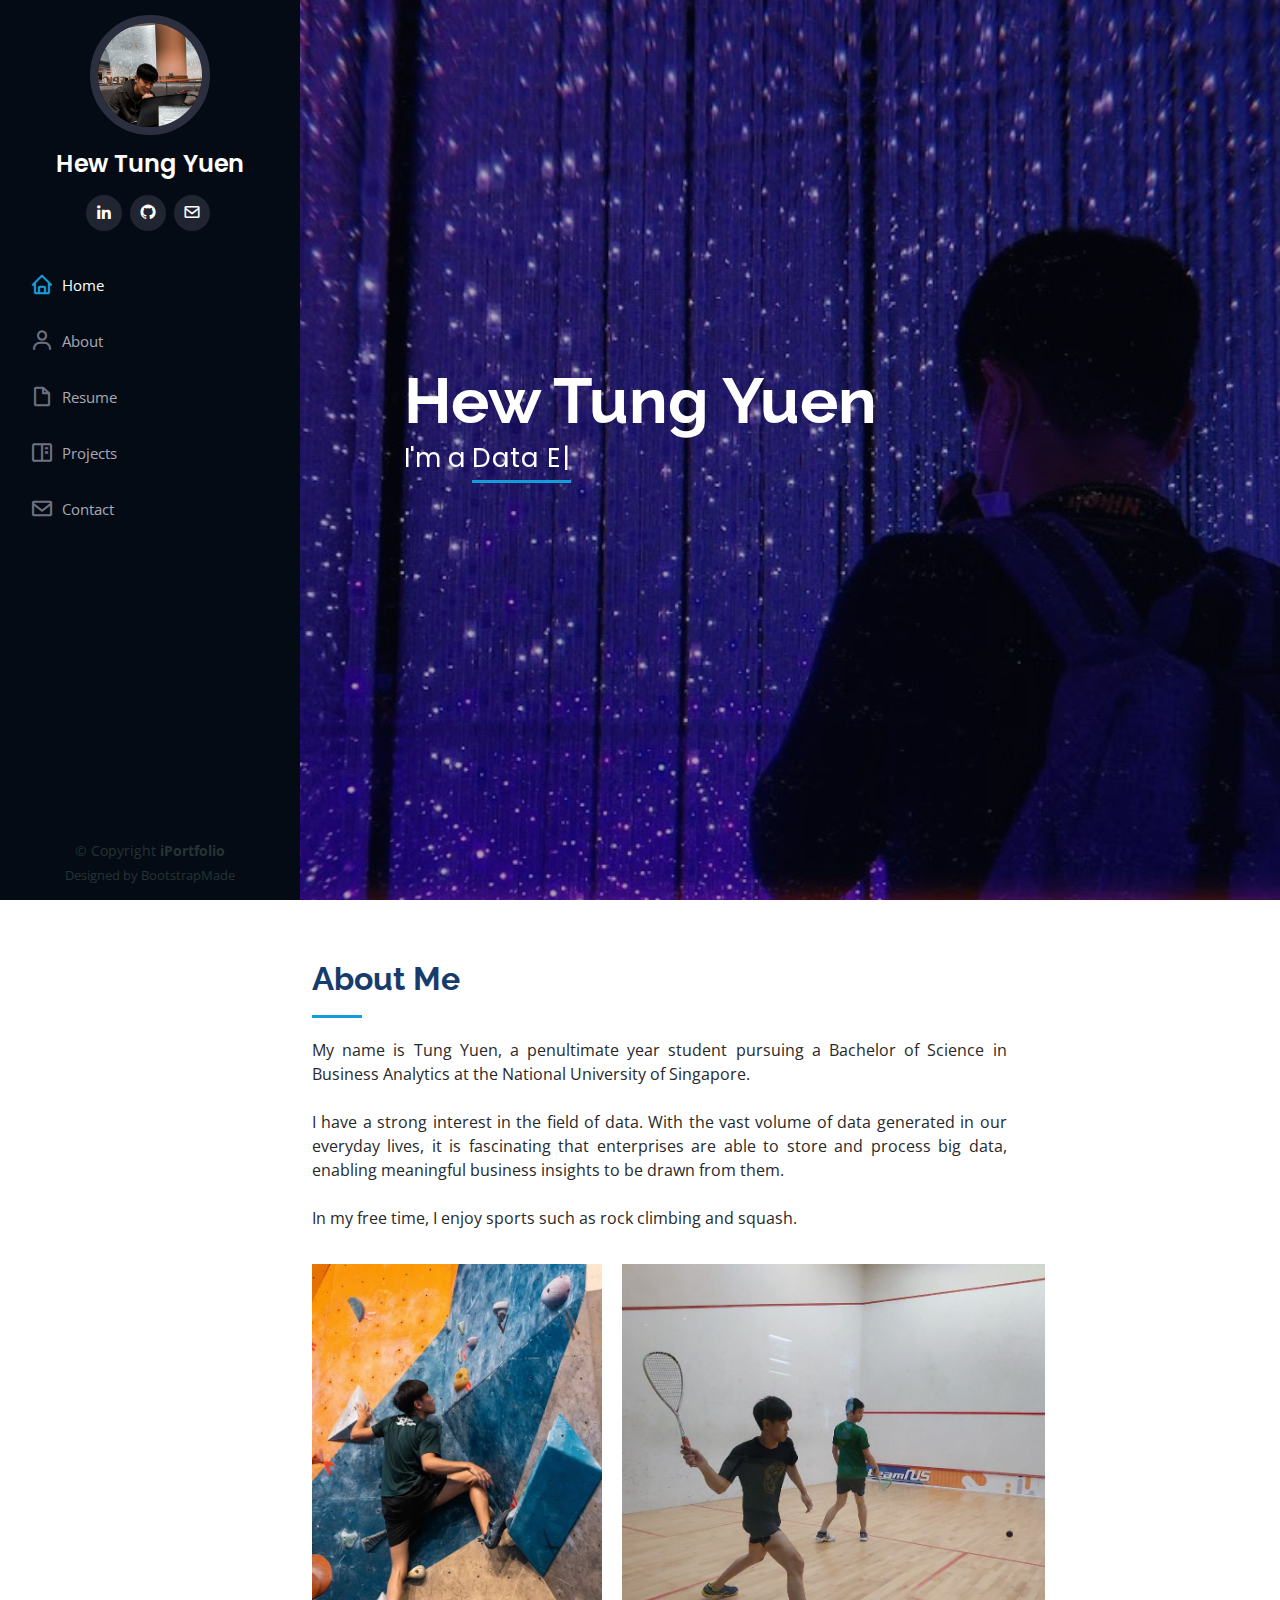
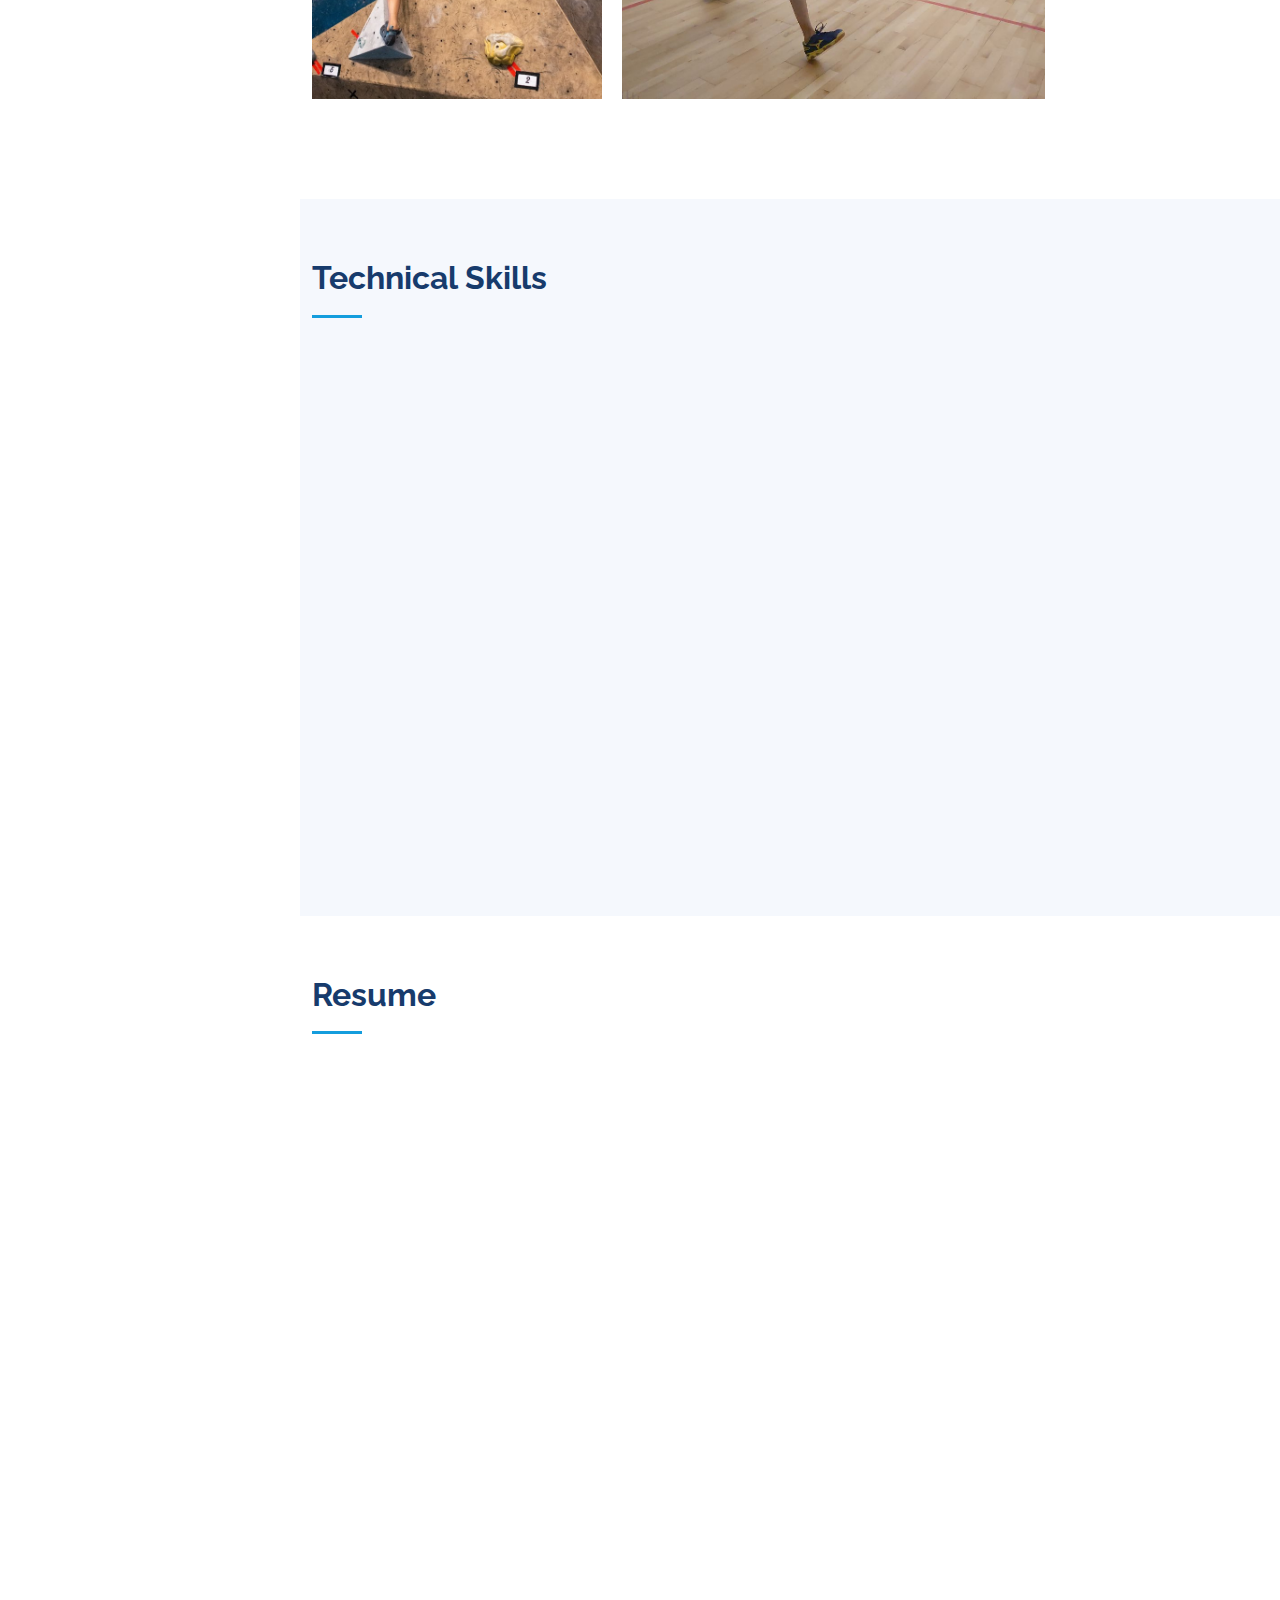
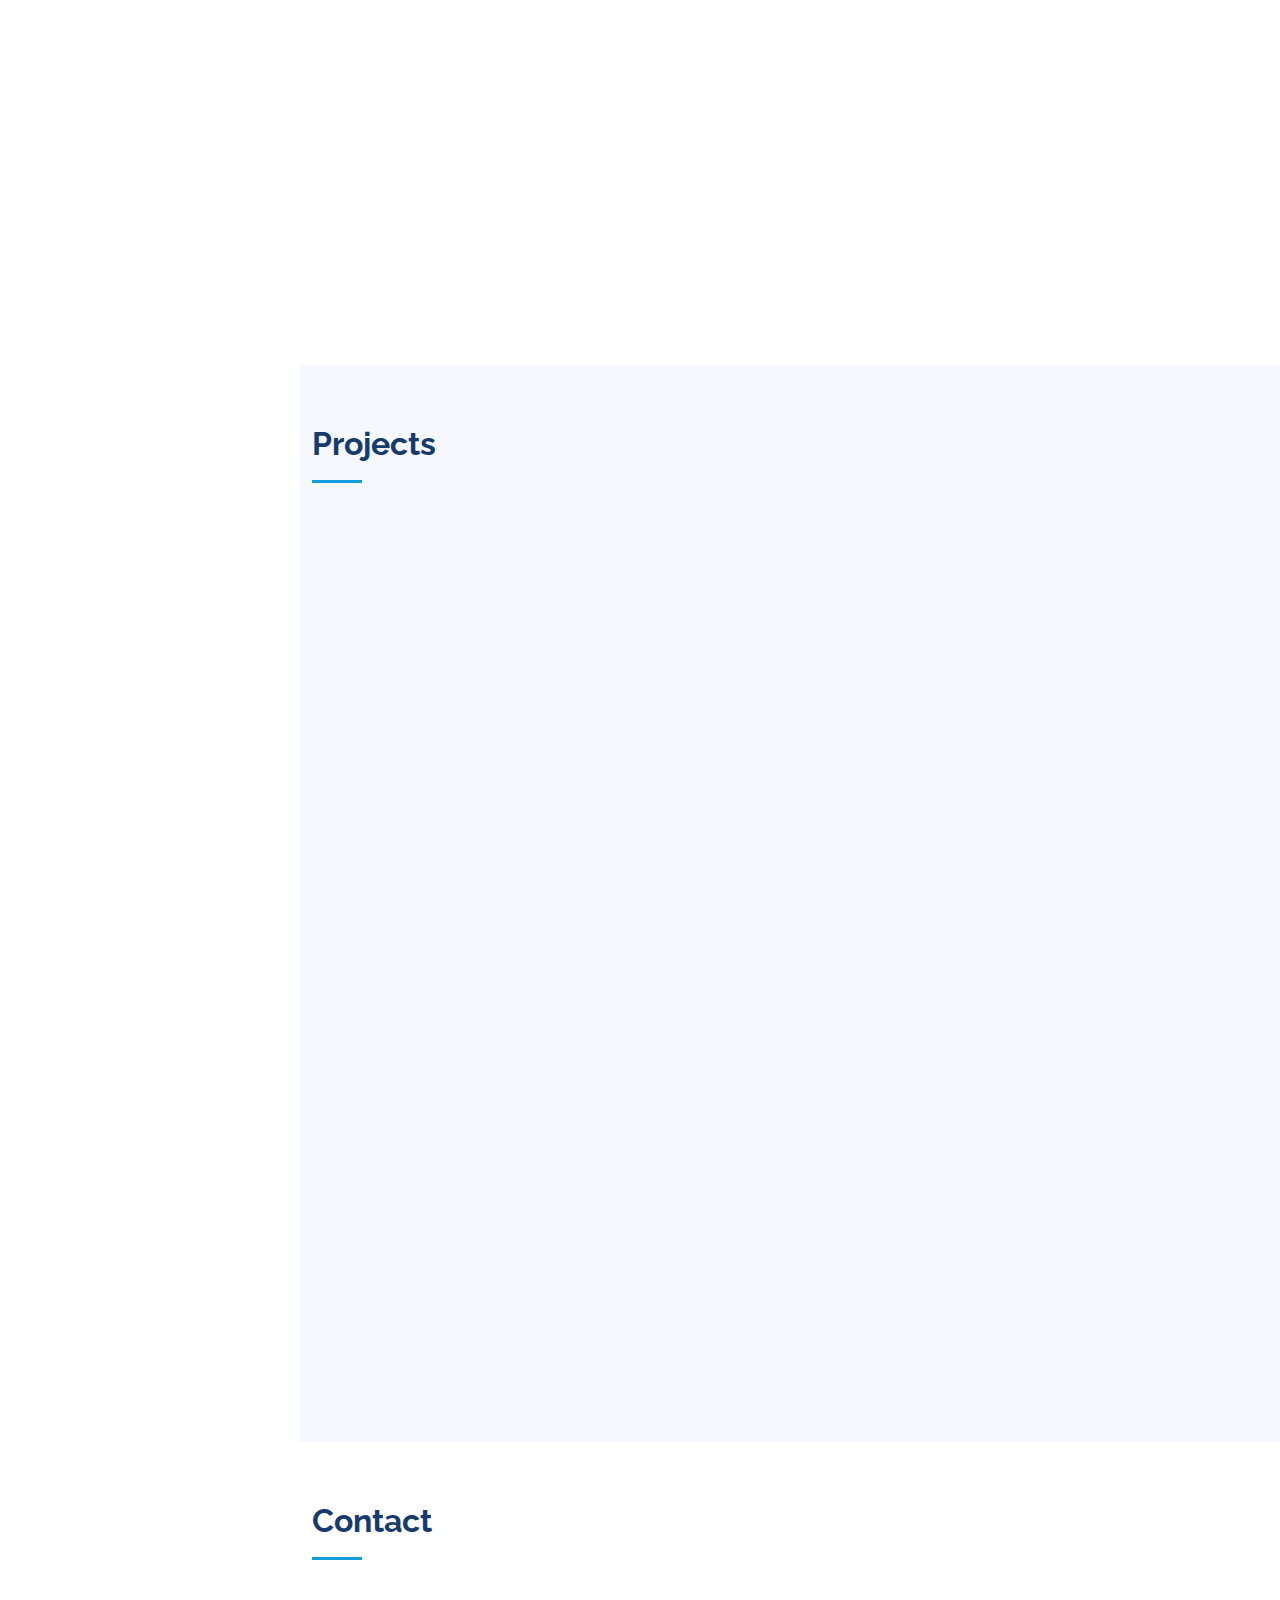
<file: index.html>
<!DOCTYPE html>
<html lang="en">

<head>
  <meta charset="utf-8">
  <meta content="width=device-width, initial-scale=1.0" name="viewport">

  <title>Hew Tung Yuen</title>
  <meta content="" name="description">
  <meta content="" name="keywords">

  <!-- Favicons -->
  <link href="assets/img/favicon.png" rel="icon">
  <link href="assets/img/apple-touch-icon.png" rel="apple-touch-icon">

  <!-- Google Fonts -->
  <link href="https://fonts.googleapis.com/css?family=Open+Sans:300,300i,400,400i,600,600i,700,700i|Raleway:300,300i,400,400i,500,500i,600,600i,700,700i|Poppins:300,300i,400,400i,500,500i,600,600i,700,700i" rel="stylesheet">

  <!-- Vendor CSS Files -->
  <link href="assets/vendor/aos/aos.css" rel="stylesheet">
  <link href="assets/vendor/bootstrap/css/bootstrap.min.css" rel="stylesheet">
  <link href="assets/vendor/bootstrap-icons/bootstrap-icons.css" rel="stylesheet">
  <link href="assets/vendor/boxicons/css/boxicons.min.css" rel="stylesheet">
  <link href="assets/vendor/glightbox/css/glightbox.min.css" rel="stylesheet">
  <link href="assets/vendor/swiper/swiper-bundle.min.css" rel="stylesheet">

  <!-- Template Main CSS File -->
  <link href="assets/css/style.css" rel="stylesheet">

  <!-- =======================================================
  * Template Name: iPortfolio - v3.7.0
  * Template URL: https://bootstrapmade.com/iportfolio-bootstrap-portfolio-websites-template/
  * Author: BootstrapMade.com
  * License: https://bootstrapmade.com/license/
  ======================================================== -->
</head>

<body>

  <!-- ======= Mobile nav toggle button ======= -->
  <i class="bi bi-list mobile-nav-toggle d-xl-none"></i>

  <!-- ======= Header ======= -->
  <header id="header">
    <div class="d-flex flex-column">

      <div class="profile">
        <img src="assets/img/profile-img.jpg" alt="" class="img-fluid rounded-circle">
        <h1 class="text-light"><a href="index.html"> Hew Tung Yuen </a></h1>
        <div class="social-links mt-3 text-center">

          <a href="https://www.linkedin.com/in/hewtungyuen/" class="linkedin"><i class="bx bxl-linkedin"></i></a>
          <a href="https://github.com/hewtungyuen" class="github"><i class="bx bxl-github"></i></a>
          <a href="mailto: hew.tungyuen@u.nus.edu" class="email"><i class="bx bx-envelope"></i></a>
        </div>
      </div>

      <nav id="navbar" class="nav-menu navbar">
        <ul>
          <li><a href="#hero" class="nav-link scrollto active"><i class="bx bx-home"></i> <span>Home</span></a></li>
          <li><a href="#about" class="nav-link scrollto"><i class="bx bx-user"></i> <span>About</span></a></li>
          <li><a href="#resume" class="nav-link scrollto"><i class="bx bx-file-blank"></i> <span>Resume</span></a></li>
          <li><a href="#portfolio" class="nav-link scrollto"><i class="bx bx-book-content"></i> <span>Projects</span></a></li>
          <li><a href="#contact" class="nav-link scrollto"><i class="bx bx-envelope"></i> <span>Contact</span></a></li>
        </ul>
      </nav><!-- .nav-menu -->
    </div>
  </header><!-- End Header -->

  <!-- ======= Hero Section ======= -->
  <section id="hero" class="d-flex flex-column justify-content-center align-items-center">
    <div class="hero-container" data-aos="fade-in">
      <h1>Hew Tung Yuen</h1>
      <p>I'm a <span class="typed" data-typed-items="Data Enthusiast"></span></p>
    </div>
  </section><!-- End Hero -->

  <main id="main">

    <!-- ======= About Section ======= -->
    <section id="about" class="about">
      <div class="container">

        <div class="section-title">
          <h2>About Me</h2>

          <div style="max-width: 75%; text-align: justify; text-justify: inter-word;">
            <p>
              My name is Tung Yuen, a penultimate year student pursuing a Bachelor of Science in Business Analytics at the National University of Singapore.
            </p>
            <br>
            <p>
              I have a strong interest in the field of data. With the vast volume of data generated in our everyday lives, 
              it is fascinating that enterprises are able to store and process big data, enabling meaningful business insights to be drawn from them.
            </p>
            <br>
            <p>
              In my free time, I enjoy sports such as rock climbing and squash. 
            </p>
          </div>


          <br>
          <div style="display: flex; justify-content: left;">
            <img src="assets/img/climbing.jpg" style=" width:300px; height:auto; padding:10px; padding-left: 0px;" alt="">
            <br>
            <img src="assets/img/squash.jpg" style=" width:443px; height:auto; padding:10px;" alt="">
          </div>

          
        </div>
        
      </div>

      
    </section><!-- End About Section -->

    <!-- ======= Skills Section ======= -->
    <section id="skills" class="skills section-bg">
      <div class="container">

        <div class="section-title">
          <h2>Technical Skills</h2>
        </div>

        <div class="row skills-content">

          <div class="col-lg-6" data-aos="fade-up">

            <h5>Programming Languages</h5>
            <li>Python</li>
            <li>SQL</li>
            <li>Java</li>
            <li>R </li>
            <br>

            <h5>Data Engineering</h5>
            <li>Data Pipelining and Warehousing Concepts</li>
            <li>Apache Airflow</li>
            <br>

            <h5>Web Development</h5>
            <li>HTML, CSS, JavaScript</li>
            <li>VueJS</li>
            <br>

            <h5>Miscellaneous</h5>
            <li>Object Oriented Programming</li>
            <li>Data Structures and Algorithms</li>
            <li>Web Scraping</li>
            <li>Python Tkinter</li>
          </div>

          <div class="col-lg-6" data-aos="fade-up" data-aos-delay="100">

            <h5>Amazon Web Services</h5>
            <li>Serverless Framework</li>
            <li>Lambda</li>
            <li>S3</li>
            <li>API Gateway</li>
            <li>SQS</li>
            <li>CloudWatch</li>

            <br>

            <h5>Data Science</h5>
            <li>Scikit-learn</li>
            <li>PyTorch, TensorFlow</li>
            <li>NLTK, spaCy, HuggingFace</li>
            <li>MatPlotLib, Seaborn, Tableau</li>
            <br>

            <h5>Databases</h5>
            <li>MySQL</li>
            <li>MongoDB</li>
            <li>Google Firebase</li>
            <li>Google BigQuery</li>

          </div>

        </div>

      </div>
    </section><!-- End Skills Section -->

    <!-- ======= Resume Section ======= -->
    <section id="resume" class="resume">
      <div class="container">

        <div class="section-title">
          <h2>Resume</h2>
        </div>

        <div class="row">
          <div class="col-lg-6" data-aos="fade-up">

            <h3 class="resume-title">Education</h3>
            <div class="resume-item">
              <h4>BSC. Business Analytics</h4>
              <h5>2020 - 2024</h5>
              <p><em> <u>National University of Singapore</u> </em></p>
              <h6>Achievements:</h6>
              <li> Degree Classification: First Class Honours</li>
              <li> <a href = "https://credentials.nus.edu.sg/00e01041-a224-4a76-82a8-10c1e495fe06">Dean's List</a> (Academic Year 2021/2022 Semester 1)</li>
              <li> <a href = "https://credentials.nus.edu.sg/07057588-ced7-4471-8252-3d72b0d62384">Elaine Low Scholarship</a> </li>

              <br>

              <h6>Appointments:</h6>
              <li>Residential College 4 Information Technology Executive</li>
              <li>Residential College 4 Rock Climbing Team Captain</li>
              <li>Residential College 4 Squash Team Captain</li>

            <br>
            </div>
            <div class="resume-item">
              <h4>GCE A'Levels, Science Stream</h4>
              <h5>2016 - 2017</h5>
              <p><em> <u>Meridian Junior College</u> </em></p>

              <h6>Achievements:</h6>
              <li>EAGLES award</li>
              <li>Service (Distinction) Award</li>
              <br>

              <h6>Appointments:</h6>
              <li>Squash Team Vice Captain</li>

            </div>
          </div>
          <div class="col-lg-6" data-aos="fade-up" data-aos-delay="100">

            <h3 class="resume-title">Work Experience</h3>
            <div class="resume-item">
              <h4>Data Engineer Intern</h4>
              <h5>May 2022 - Nov 2022</h5>
              <p><em> <u>GIC</u> </em></p>
              <ul>
                <li>In charge of orchestration and deployment of code using AWS and Serverless Framework</li>
              </ul>
            </div>

            <div class="resume-item">
              <h4>Teaching Assistant - BT1101 (Introduction to Business Analytics)</h4>
              <h5>Aug 2021 - Dec 2021</h5>
              <p><em> <u>National University of Singapore</u> </em></p>
              <ul>
                <li>Conducted weekly academic consultations for groups of 3 students on fundamental Business Analytics concepts such as Regression and Data Visualisation </li>
              </ul>
            </div>
            <div class="resume-item">
              <h4>Data Science Intern</h4>
              <h5>May 2021 - July 2021</h5>
              <p><em> <u>Urban Redevelopent Authority (URA)</u> </em></p>
              <ul>
                <li>Developed a Natural Language Processing model using PyTorch, BERT, and SentenceTransformers to identify semantically similar parking offence appeals, reducing workload of carpark officers</li>
                <li>Implemented a Python script with BeautifulSoup to scrape historical textual data from URA’s webpages, assisting in future chatbot development</li>

              </ul>
            </div>

          </div>
        </div>

      </div>
    </section><!-- End Resume Section -->

    <!-- ======= Portfolio Section ======= -->
    <section id="portfolio" class="portfolio section-bg">
      <div class="container">

        <div class="section-title">
          <h2>Projects</h2>
        </div>

        <div class="row" data-aos="fade-up">
          <div class="col-lg-12 d-flex justify-content-center">
            <ul id="portfolio-flters">
              <li data-filter="*" class="filter-active">All</li>
              <li data-filter=".filter-intern">Internships</li>
              <li data-filter=".filter-dataeng">Data Engineering</li>
              <li data-filter=".filter-software">Software Development</li>
              <li data-filter=".filter-datasci">Data Science</li>
            </ul>
          </div>
        </div>

        <div class="row portfolio-container" data-aos="fade-up" data-aos-delay="100">


          <div class="col-lg-4 col-md-6 portfolio-item filter-dataeng">
            <a href = "SGX.html"> 
              <div class="portfolio-wrap">
                  <img src="assets/img/portfolio/SGX.png" class="img-fluid" alt="">
                <div class="portfolio-links">
                  <div class="title"> IS3107 (Data Engineering) - SGX Stock Data Pipeline </div>
                </div>
              </div>
            </a>
          </div>

          <div class="col-lg-4 col-md-6 portfolio-item filter-software">
            <a href = "BT3103.html"> 
              <div class="portfolio-wrap">
                  <img src="assets/img/portfolio/BT3103.jpg" class="img-fluid" alt="">
                <div class="portfolio-links">
                  <div class="title"> BT3103 (Application Systems Development for Business Analytics) - Workflow Operating System </div>
                </div>
              </div>
            </a>
          </div>

          <div class="col-lg-4 col-md-6 portfolio-item filter-dataeng">
            <a href = "twitter_elt.html"> 
              <div class="portfolio-wrap">
                  <img src="assets/img/portfolio/wsj.png" class="img-fluid" alt="">
                <div class="portfolio-links">
                  <div class="title"> Data Engineering: Twitter ELT pipeline </div>
                </div>
              </div>
            </a>
          </div>

          <div class="col-lg-4 col-md-6 portfolio-item filter-intern">
            <a href = "ura_internship.html"> 
              <div class="portfolio-wrap">
                  <img src="assets/img/portfolio/ura.jpg" class="img-fluid" alt="">
                <div class="portfolio-links">
                  <div class="title"> Urban Redevelopment Autority Internship </div>
                </div>
              </div>
            </a>
          </div>

          <div class="col-lg-4 col-md-6 portfolio-item filter-software">
            <a href = "ecommerce_system.html"> 
              <div class="portfolio-wrap">
                  <img src="assets/img/portfolio/ecommerce.png" class="img-fluid" alt="">
                <div class="portfolio-links">
                  <div class="title"> BT2102 (Data Magagement and Visualisation) - Ecommerce System </div>
                </div>
              </div>
            </a>
          </div>

          <div class="col-lg-4 col-md-6 portfolio-item filter-software">
            <a href = "rc4.html"> 
              <div class="portfolio-wrap">
                  <img src="assets/img/portfolio/rc4.jpg" class="img-fluid" alt="">
                <div class="portfolio-links">
                  <div class="title"> Residential College 4 Aircon Bot </div>
                </div>
              </div>
            </a>
          </div>

          <div class="col-lg-4 col-md-6 portfolio-item filter-datasci">
            <a href = "churn_modelling.html"> 
              <div class="portfolio-wrap">
                  <img src="assets/img/portfolio/churn_modelling.png" class="img-fluid" alt="">
                <div class="portfolio-links">
                  <div class="title"> Self Initiated Project - Churn Modelling </div>
                </div>
              </div>
            </a>
          </div>

          <div class="col-lg-4 col-md-6 portfolio-item filter-datasci">
            <a href = "kdrama.html"> 
              <div class="portfolio-wrap">
                  <img src="assets/img/portfolio/kdrama.png" class="img-fluid" alt="">
                <div class="portfolio-links">
                  <div class="title"> Self Initiated Project - Kdrama Sentiment Analysis </div>
                </div>
              </div>
            </a>
          </div>

          <div class="col-lg-4 col-md-6 portfolio-item filter-datasci">
            <a href = "topic_modelling.html"> 
              <div class="portfolio-wrap">
                  <img src="assets/img/portfolio/news.png" class="img-fluid" alt="">
                <div class="portfolio-links">
                  <div class="title"> Self Initiated Project - News Topic Modelling </div>
                </div>
              </div>
            </a>
          </div>

        </div>
      </div>
    </section><!-- End Portfolio Section -->

    <!-- ======= Contact Section ======= -->
    <section id="contact" class="contact">
      <div class="container">

        <div class="section-title">
          <h2>Contact</h2>
          <p></p>
        </div>

        <div class="row" data-aos="fade-in">

          <div class="col-lg-12 d-flex align-items-stretch">
            <div class="info">
              <div class="linkedin">

                <a href="https://www.linkedin.com/in/hewtungyuen/" class="linkedin"><i class="bx bxl-linkedin"></i></a>
                <h4>LinkedIn:</h4>
                <p>linkedin.com/in/hewtungyuen</p>
              </div>

              <div>
                <i class="bi bi-envelope"></i>
                <h4>Email:</h4>
                <p>hew.tungyuen@u.nus.edu</p>
              </div>
            </div>

          </div>

          

        </div>

      </div>
    </section><!-- End Contact Section -->

  </main><!-- End #main -->

  <!-- ======= Footer ======= -->
  <footer id="footer">
    <div class="container">
      <div class="copyright">
        &copy; Copyright <strong><span>iPortfolio</span></strong>
      </div>
      <div class="credits" >
        <!-- All the links in the footer should remain intact. -->
        <!-- You can delete the links only if you purchased the pro version. -->
        <!-- Licensing information: https://bootstrapmade.com/license/ -->
        <!-- Purchase the pro version with working PHP/AJAX contact form: https://bootstrapmade.com/iportfolio-bootstrap-portfolio-websites-template/ -->
        Designed by <a href="https://bootstrapmade.com/" style="color: #263434" >BootstrapMade</a>
      </div>
    </div>
  </footer><!-- End  Footer -->

  <a href="#" class="back-to-top d-flex align-items-center justify-content-center"><i class="bi bi-arrow-up-short"></i></a>

  <!-- Vendor JS Files -->
  <script src="assets/vendor/purecounter/purecounter.js"></script>
  <script src="assets/vendor/aos/aos.js"></script>
  <script src="assets/vendor/bootstrap/js/bootstrap.bundle.min.js"></script>
  <script src="assets/vendor/glightbox/js/glightbox.min.js"></script>
  <script src="assets/vendor/isotope-layout/isotope.pkgd.min.js"></script>
  <script src="assets/vendor/swiper/swiper-bundle.min.js"></script>
  <script src="assets/vendor/typed.js/typed.min.js"></script>
  <script src="assets/vendor/waypoints/noframework.waypoints.js"></script>
  <script src="assets/vendor/php-email-form/validate.js"></script>

  <!-- Template Main JS File -->
  <script src="assets/js/main.js"></script>

</body>

</html>
</file>
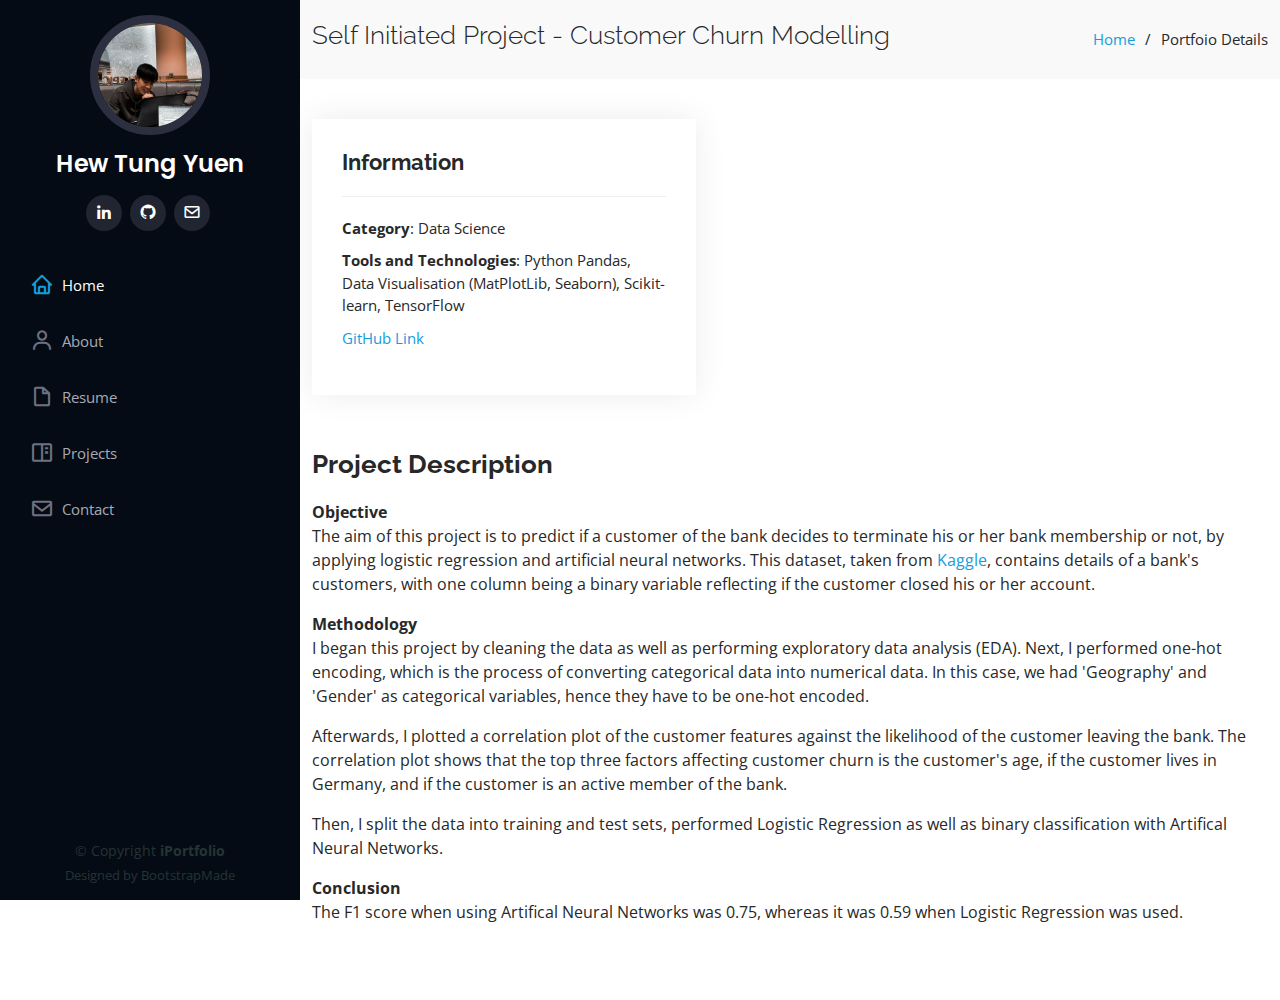
<file: churn_modelling.html>
<!DOCTYPE html>
<html lang="en">

<head>
  <meta charset="utf-8">
  <meta content="width=device-width, initial-scale=1.0" name="viewport">

  <title>Self Initiated Data Science Project - Customer Churn Modelling</title>
  <meta content="" name="description">
  <meta content="" name="keywords">

  <!-- Favicons -->
  <link href="assets/img/favicon.png" rel="icon">
  <link href="assets/img/apple-touch-icon.png" rel="apple-touch-icon">

  <!-- Google Fonts -->
  <link href="https://fonts.googleapis.com/css?family=Open+Sans:300,300i,400,400i,600,600i,700,700i|Raleway:300,300i,400,400i,500,500i,600,600i,700,700i|Poppins:300,300i,400,400i,500,500i,600,600i,700,700i" rel="stylesheet">

  <!-- Vendor CSS Files -->
  <link href="assets/vendor/aos/aos.css" rel="stylesheet">
  <link href="assets/vendor/bootstrap/css/bootstrap.min.css" rel="stylesheet">
  <link href="assets/vendor/bootstrap-icons/bootstrap-icons.css" rel="stylesheet">
  <link href="assets/vendor/boxicons/css/boxicons.min.css" rel="stylesheet">
  <link href="assets/vendor/glightbox/css/glightbox.min.css" rel="stylesheet">
  <link href="assets/vendor/swiper/swiper-bundle.min.css" rel="stylesheet">

  <!-- Template Main CSS File -->
  <link href="assets/css/style.css" rel="stylesheet">

  <!-- =======================================================
  * Template Name: iPortfolio - v3.7.0
  * Template URL: https://bootstrapmade.com/iportfolio-bootstrap-portfolio-websites-template/
  * Author: BootstrapMade.com
  * License: https://bootstrapmade.com/license/
  ======================================================== -->
</head>

<body>

  <!-- ======= Mobile nav toggle button ======= -->
  <i class="bi bi-list mobile-nav-toggle d-xl-none"></i>

  <!-- ======= Header ======= -->
  <header id="header">
    <div class="d-flex flex-column">

      <div class="profile">
        <img src="assets/img/profile-img.jpg" alt="" class="img-fluid rounded-circle">
        <h1 class="text-light"><a href="index.html"> Hew Tung Yuen </a></h1>
        <div class="social-links mt-3 text-center">

          <a href="https://www.linkedin.com/in/hewtungyuen/" class="linkedin"><i class="bx bxl-linkedin"></i></a>
          <a href="https://github.com/hewtungyuen" class="github"><i class="bx bxl-github"></i></a>
          <a href="mailto: hew.tungyuen@u.nus.edu" class="email"><i class="bx bx-envelope"></i></a>
        </div>
      </div>

      <nav id="navbar" class="nav-menu navbar">
        <ul>
          <li><a href="index.html" class="nav-link scrollto active"><i class="bx bx-home"></i> <span>Home</span></a></li>
          <li><a href="index.html#about" class="nav-link scrollto"><i class="bx bx-user"></i> <span>About</span></a></li>
          <li><a href="index.html#resume" class="nav-link scrollto"><i class="bx bx-file-blank"></i> <span>Resume</span></a></li>
          <li><a href="index.html#portfolio" class="nav-link scrollto"><i class="bx bx-book-content"></i> <span>Projects</span></a></li>
          <li><a href="index.html#contact" class="nav-link scrollto"><i class="bx bx-envelope"></i> <span>Contact</span></a></li>
        </ul>
      </nav><!-- .nav-menu -->
    </div>
  </header><!-- End Header -->

  <main id="main">

    <!-- ======= Breadcrumbs ======= -->
    <section id="breadcrumbs" class="breadcrumbs">
      <div class="container">

        <div class="d-flex justify-content-between align-items-center">
          <h2>Self Initiated Project - Customer Churn Modelling</h2>
          <ol>
            <li><a href="index.html">Home</a></li>
            <li>Portfoio Details</li>
          </ol>
        </div>

      </div>
    </section><!-- End Breadcrumbs -->

    <!-- ======= Portfolio Details Section ======= -->
    <section id="portfolio-details" class="portfolio-details">
      <div class="container">

        <div class="row gy-4">

          <!-- <div class="col-lg-8">
            <div class="portfolio-details-slider swiper">
              <div class="swiper-wrapper align-items-center">

                <div class="swiper-slide">
                  <img src="assets/img/portfolio/portfolio-details-1.jpg" alt="">
                </div>

                <div class="swiper-slide">
                  <img src="assets/img/portfolio/portfolio-details-2.jpg" alt="">
                </div>

                <div class="swiper-slide">
                  <img src="assets/img/portfolio/portfolio-details-3.jpg" alt="">
                </div>

              </div>
              <div class="swiper-pagination"></div>
            </div>
          </div> -->

          <div class="col-lg-5">
            <div class="portfolio-info">
              <h3>Information</h3>
              <ul>
                <li><strong>Category</strong>: Data Science</li>
                <li><strong>Tools and Technologies</strong>: Python Pandas, Data Visualisation (MatPlotLib, Seaborn), Scikit-learn, TensorFlow</li>
                <li> <a href = "https://github.com/hewtungyuen/churn_modelling"> GitHub Link</a></li>
              </ul>
            </div>
            
          </div>

          <div class="portfolio-description">
              <h2>Project Description</h2>

              <strong>Objective</strong>
              <p>
                The aim of this project is to predict if a customer of the bank decides to terminate his or her bank membership or not, by applying logistic regression and artificial neural networks.
                This dataset, taken from <a href="https://www.kaggle.com/shrutimechlearn/churn-modelling">Kaggle</a>, contains details of a bank's customers, with one column being a binary variable reflecting if the customer closed his or her account.
              </p>

              <strong>Methodology</strong>

              <p>
                I began this project by cleaning the data as well as performing exploratory data analysis (EDA). 
                Next, I performed one-hot encoding, which is the process of converting categorical data into numerical data.
                In this case, we had 'Geography' and 'Gender' as categorical variables, hence they have to be one-hot encoded. 
              </p>

              <p>
                Afterwards, I plotted a correlation plot of the customer features against the likelihood of the customer leaving the bank.
                The correlation plot shows that the top three factors affecting customer churn is the customer's age, if the customer lives in Germany,
                and if the customer is an active member of the bank. 
              </p>

              <p>
                Then, I split the data into training and test sets, performed Logistic Regression as well as binary classification with Artifical Neural Networks. 
              </p>

              <strong>Conclusion</strong>

              <p>
                The F1 score when using Artifical Neural Networks was 0.75, whereas it was 0.59 when Logistic Regression was used. 
              </p>

            </div>

        </div>

      </div>
    </section><!-- End Portfolio Details Section -->

  </main><!-- End #main -->

  <!-- ======= Footer ======= -->
  <footer id="footer">
    <div class="container">
      <div class="copyright">
        &copy; Copyright <strong><span>iPortfolio</span></strong>
      </div>
      <div class="credits">
        <!-- All the links in the footer should remain intact. -->
        <!-- You can delete the links only if you purchased the pro version. -->
        <!-- Licensing information: https://bootstrapmade.com/license/ -->
        <!-- Purchase the pro version with working PHP/AJAX contact form: https://bootstrapmade.com/iportfolio-bootstrap-portfolio-websites-template/ -->
        Designed by <a href="https://bootstrapmade.com/" style="color: #263434" >BootstrapMade</a>
      </div>
    </div>
  </footer><!-- End  Footer -->

  <a href="#" class="back-to-top d-flex align-items-center justify-content-center"><i class="bi bi-arrow-up-short"></i></a>

  <!-- Vendor JS Files -->
  <script src="assets/vendor/purecounter/purecounter.js"></script>
  <script src="assets/vendor/aos/aos.js"></script>
  <script src="assets/vendor/bootstrap/js/bootstrap.bundle.min.js"></script>
  <script src="assets/vendor/glightbox/js/glightbox.min.js"></script>
  <script src="assets/vendor/isotope-layout/isotope.pkgd.min.js"></script>
  <script src="assets/vendor/swiper/swiper-bundle.min.js"></script>
  <script src="assets/vendor/typed.js/typed.min.js"></script>
  <script src="assets/vendor/waypoints/noframework.waypoints.js"></script>
  <script src="assets/vendor/php-email-form/validate.js"></script>

  <!-- Template Main JS File -->
  <script src="assets/js/main.js"></script>

</body>

</html>
</file>
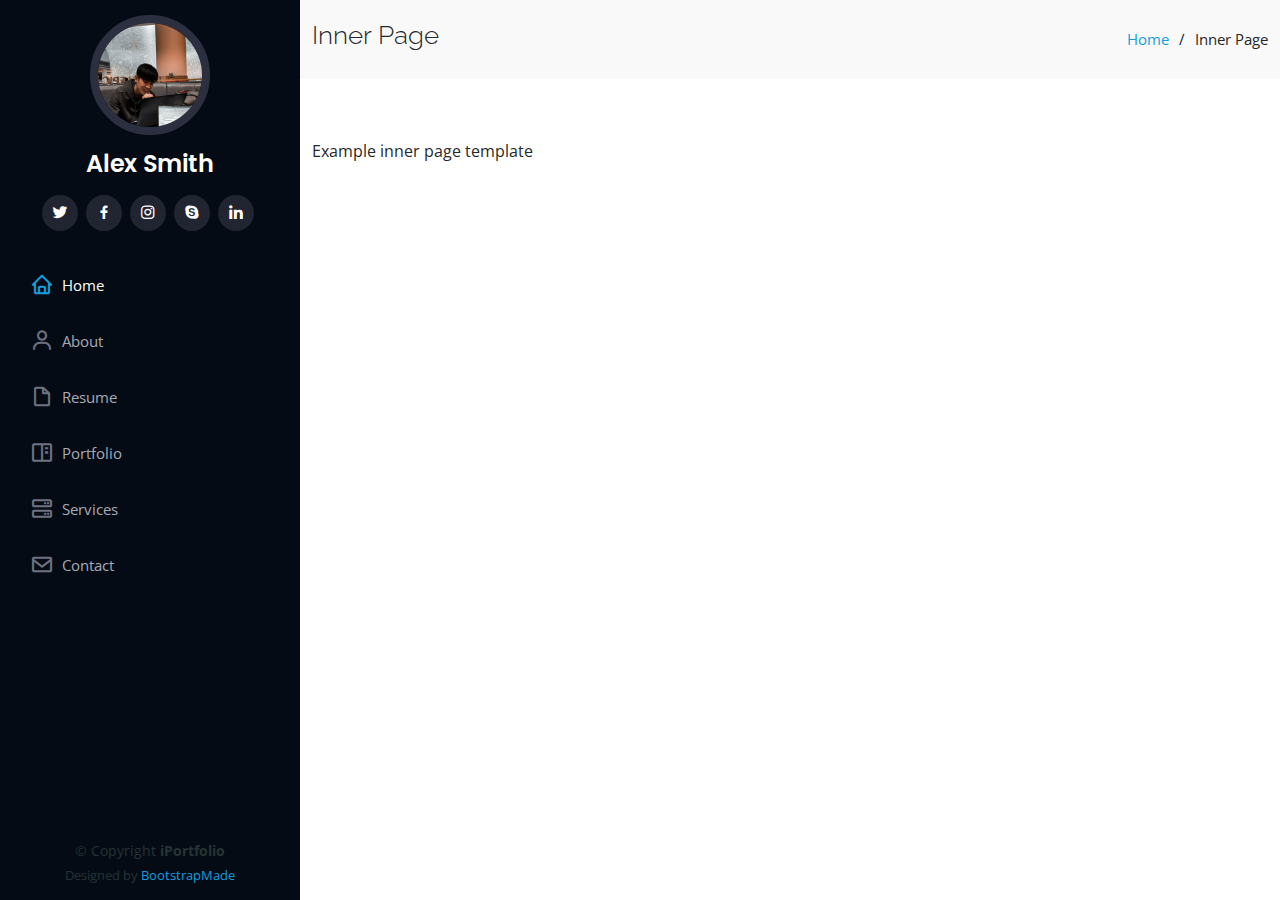
<file: inner-page.html>
<!DOCTYPE html>
<html lang="en">

<head>
  <meta charset="utf-8">
  <meta content="width=device-width, initial-scale=1.0" name="viewport">

  <title>Inner Page - iPortfolio Bootstrap Template</title>
  <meta content="" name="description">
  <meta content="" name="keywords">

  <!-- Favicons -->
  <link href="assets/img/favicon.png" rel="icon">
  <link href="assets/img/apple-touch-icon.png" rel="apple-touch-icon">

  <!-- Google Fonts -->
  <link href="https://fonts.googleapis.com/css?family=Open+Sans:300,300i,400,400i,600,600i,700,700i|Raleway:300,300i,400,400i,500,500i,600,600i,700,700i|Poppins:300,300i,400,400i,500,500i,600,600i,700,700i" rel="stylesheet">

  <!-- Vendor CSS Files -->
  <link href="assets/vendor/aos/aos.css" rel="stylesheet">
  <link href="assets/vendor/bootstrap/css/bootstrap.min.css" rel="stylesheet">
  <link href="assets/vendor/bootstrap-icons/bootstrap-icons.css" rel="stylesheet">
  <link href="assets/vendor/boxicons/css/boxicons.min.css" rel="stylesheet">
  <link href="assets/vendor/glightbox/css/glightbox.min.css" rel="stylesheet">
  <link href="assets/vendor/swiper/swiper-bundle.min.css" rel="stylesheet">

  <!-- Template Main CSS File -->
  <link href="assets/css/style.css" rel="stylesheet">

  <!-- =======================================================
  * Template Name: iPortfolio - v3.7.0
  * Template URL: https://bootstrapmade.com/iportfolio-bootstrap-portfolio-websites-template/
  * Author: BootstrapMade.com
  * License: https://bootstrapmade.com/license/
  ======================================================== -->
</head>

<body>

  <!-- ======= Mobile nav toggle button ======= -->
  <i class="bi bi-list mobile-nav-toggle d-xl-none"></i>

  <!-- ======= Header ======= -->
  <header id="header">
    <div class="d-flex flex-column">

      <div class="profile">
        <img src="assets/img/profile-img.jpg" alt="" class="img-fluid rounded-circle">
        <h1 class="text-light"><a href="index.html">Alex Smith</a></h1>
        <div class="social-links mt-3 text-center">
          <a href="#" class="twitter"><i class="bx bxl-twitter"></i></a>
          <a href="#" class="facebook"><i class="bx bxl-facebook"></i></a>
          <a href="#" class="instagram"><i class="bx bxl-instagram"></i></a>
          <a href="#" class="google-plus"><i class="bx bxl-skype"></i></a>
          <a href="#" class="linkedin"><i class="bx bxl-linkedin"></i></a>
        </div>
      </div>

      <nav id="navbar" class="nav-menu navbar">
        <ul>
          <li><a href="#hero" class="nav-link scrollto active"><i class="bx bx-home"></i> <span>Home</span></a></li>
          <li><a href="#about" class="nav-link scrollto"><i class="bx bx-user"></i> <span>About</span></a></li>
          <li><a href="#resume" class="nav-link scrollto"><i class="bx bx-file-blank"></i> <span>Resume</span></a></li>
          <li><a href="#portfolio" class="nav-link scrollto"><i class="bx bx-book-content"></i> <span>Portfolio</span></a></li>
          <li><a href="#services" class="nav-link scrollto"><i class="bx bx-server"></i> <span>Services</span></a></li>
          <li><a href="#contact" class="nav-link scrollto"><i class="bx bx-envelope"></i> <span>Contact</span></a></li>
        </ul>
      </nav><!-- .nav-menu -->
    </div>
  </header><!-- End Header -->

  <main id="main">

    <!-- ======= Breadcrumbs ======= -->
    <section class="breadcrumbs">
      <div class="container">

        <div class="d-flex justify-content-between align-items-center">
          <h2>Inner Page</h2>
          <ol>
            <li><a href="index.html">Home</a></li>
            <li>Inner Page</li>
          </ol>
        </div>

      </div>
    </section><!-- End Breadcrumbs -->

    <section class="inner-page">
      <div class="container">
        <p>
          Example inner page template
        </p>
      </div>
    </section>

  </main><!-- End #main -->

  <!-- ======= Footer ======= -->
  <footer id="footer">
    <div class="container">
      <div class="copyright">
        &copy; Copyright <strong><span>iPortfolio</span></strong>
      </div>
      <div class="credits">
        <!-- All the links in the footer should remain intact. -->
        <!-- You can delete the links only if you purchased the pro version. -->
        <!-- Licensing information: https://bootstrapmade.com/license/ -->
        <!-- Purchase the pro version with working PHP/AJAX contact form: https://bootstrapmade.com/iportfolio-bootstrap-portfolio-websites-template/ -->
        Designed by <a href="https://bootstrapmade.com/">BootstrapMade</a>
      </div>
    </div>
  </footer><!-- End  Footer -->

  <a href="#" class="back-to-top d-flex align-items-center justify-content-center"><i class="bi bi-arrow-up-short"></i></a>

  <!-- Vendor JS Files -->
  <script src="assets/vendor/purecounter/purecounter.js"></script>
  <script src="assets/vendor/aos/aos.js"></script>
  <script src="assets/vendor/bootstrap/js/bootstrap.bundle.min.js"></script>
  <script src="assets/vendor/glightbox/js/glightbox.min.js"></script>
  <script src="assets/vendor/isotope-layout/isotope.pkgd.min.js"></script>
  <script src="assets/vendor/swiper/swiper-bundle.min.js"></script>
  <script src="assets/vendor/typed.js/typed.min.js"></script>
  <script src="assets/vendor/waypoints/noframework.waypoints.js"></script>
  <script src="assets/vendor/php-email-form/validate.js"></script>

  <!-- Template Main JS File -->
  <script src="assets/js/main.js"></script>

</body>

</html>
</file>
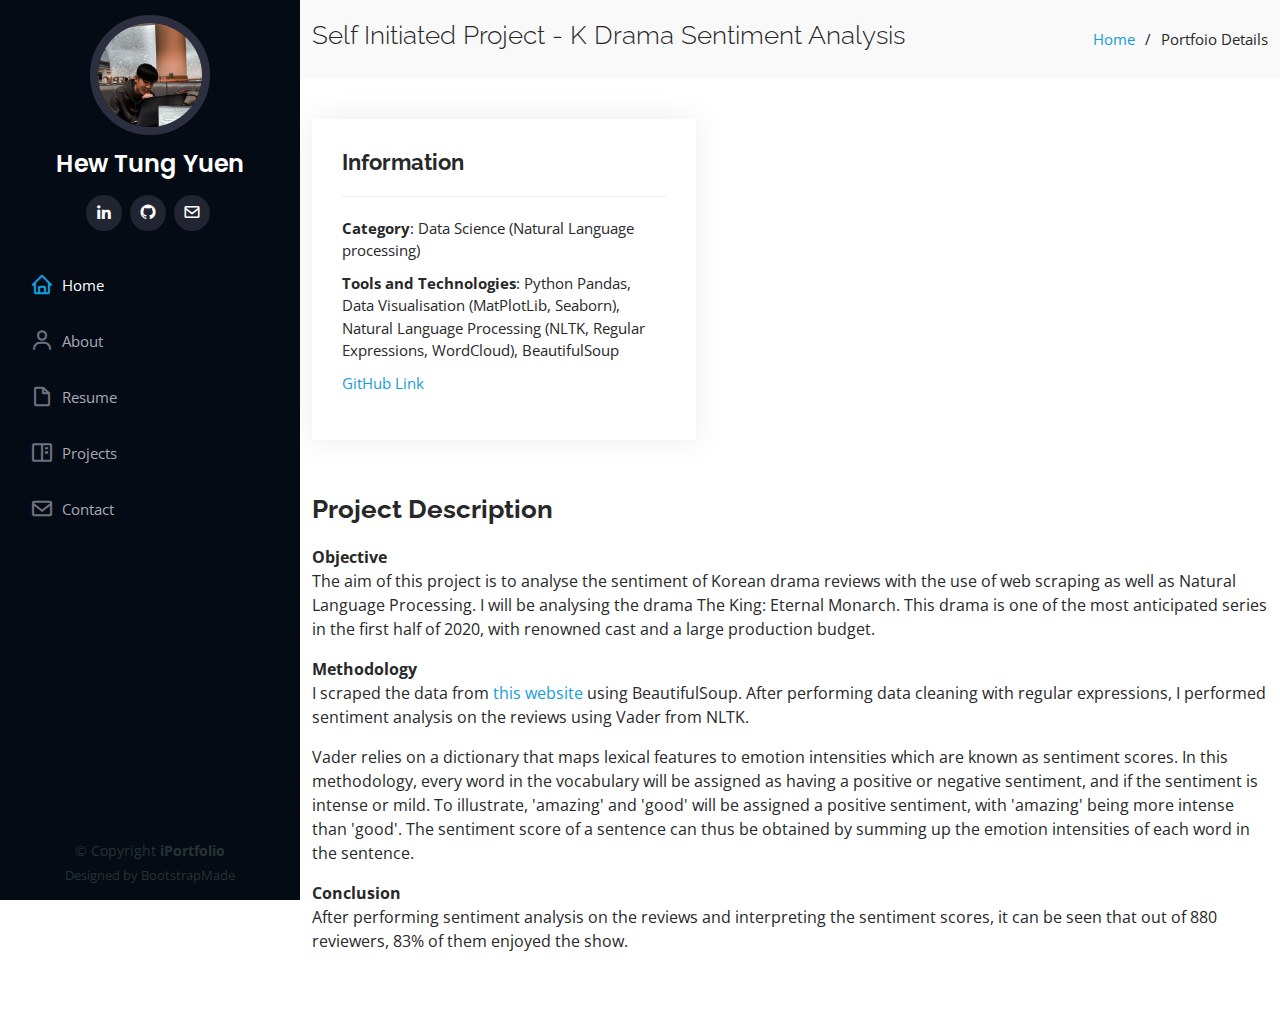
<file: kdrama.html>
<!DOCTYPE html>
<html lang="en">

<head>
  <meta charset="utf-8">
  <meta content="width=device-width, initial-scale=1.0" name="viewport">

  <title>Portfolio Details - iPortfolio Bootstrap Template</title>
  <meta content="" name="description">
  <meta content="" name="keywords">

  <!-- Favicons -->
  <link href="assets/img/favicon.png" rel="icon">
  <link href="assets/img/apple-touch-icon.png" rel="apple-touch-icon">

  <!-- Google Fonts -->
  <link href="https://fonts.googleapis.com/css?family=Open+Sans:300,300i,400,400i,600,600i,700,700i|Raleway:300,300i,400,400i,500,500i,600,600i,700,700i|Poppins:300,300i,400,400i,500,500i,600,600i,700,700i" rel="stylesheet">

  <!-- Vendor CSS Files -->
  <link href="assets/vendor/aos/aos.css" rel="stylesheet">
  <link href="assets/vendor/bootstrap/css/bootstrap.min.css" rel="stylesheet">
  <link href="assets/vendor/bootstrap-icons/bootstrap-icons.css" rel="stylesheet">
  <link href="assets/vendor/boxicons/css/boxicons.min.css" rel="stylesheet">
  <link href="assets/vendor/glightbox/css/glightbox.min.css" rel="stylesheet">
  <link href="assets/vendor/swiper/swiper-bundle.min.css" rel="stylesheet">

  <!-- Template Main CSS File -->
  <link href="assets/css/style.css" rel="stylesheet">

  <!-- =======================================================
  * Template Name: iPortfolio - v3.7.0
  * Template URL: https://bootstrapmade.com/iportfolio-bootstrap-portfolio-websites-template/
  * Author: BootstrapMade.com
  * License: https://bootstrapmade.com/license/
  ======================================================== -->
</head>

<body>

  <!-- ======= Mobile nav toggle button ======= -->
  <i class="bi bi-list mobile-nav-toggle d-xl-none"></i>

  <!-- ======= Header ======= -->
  <header id="header">
    <div class="d-flex flex-column">

      <div class="profile">
        <img src="assets/img/profile-img.jpg" alt="" class="img-fluid rounded-circle">
        <h1 class="text-light"><a href="index.html"> Hew Tung Yuen </a></h1>
        <div class="social-links mt-3 text-center">

          <a href="https://www.linkedin.com/in/hewtungyuen/" class="linkedin"><i class="bx bxl-linkedin"></i></a>
          <a href="https://github.com/hewtungyuen" class="github"><i class="bx bxl-github"></i></a>
          <a href="mailto: hew.tungyuen@u.nus.edu" class="email"><i class="bx bx-envelope"></i></a>
        </div>
      </div>

      <nav id="navbar" class="nav-menu navbar">
        <ul>
          <li><a href="index.html" class="nav-link scrollto active"><i class="bx bx-home"></i> <span>Home</span></a></li>
          <li><a href="index.html#about" class="nav-link scrollto"><i class="bx bx-user"></i> <span>About</span></a></li>
          <li><a href="index.html#resume" class="nav-link scrollto"><i class="bx bx-file-blank"></i> <span>Resume</span></a></li>
          <li><a href="index.html#portfolio" class="nav-link scrollto"><i class="bx bx-book-content"></i> <span>Projects</span></a></li>
          <li><a href="index.html#contact" class="nav-link scrollto"><i class="bx bx-envelope"></i> <span>Contact</span></a></li>
        </ul>
      </nav><!-- .nav-menu -->
    </div>
  </header><!-- End Header -->

  <main id="main">

    <!-- ======= Breadcrumbs ======= -->
    <section id="breadcrumbs" class="breadcrumbs">
      <div class="container">

        <div class="d-flex justify-content-between align-items-center">
          <h2>Self Initiated Project - K Drama Sentiment Analysis</h2>
          <ol>
            <li><a href="index.html">Home</a></li>
            <li>Portfoio Details</li>
          </ol>
        </div>

      </div>
    </section><!-- End Breadcrumbs -->

    <!-- ======= Portfolio Details Section ======= -->
    <section id="portfolio-details" class="portfolio-details">
      <div class="container">

        <div class="row gy-4">

          <!-- <div class="col-lg-8">
            <div class="portfolio-details-slider swiper">
              <div class="swiper-wrapper align-items-center">

                <div class="swiper-slide">
                  <img src="assets/img/portfolio/portfolio-details-1.jpg" alt="">
                </div>

                <div class="swiper-slide">
                  <img src="assets/img/portfolio/portfolio-details-2.jpg" alt="">
                </div>

                <div class="swiper-slide">
                  <img src="assets/img/portfolio/portfolio-details-3.jpg" alt="">
                </div>

              </div>
              <div class="swiper-pagination"></div>
            </div>
          </div> -->

          <div class="col-lg-5">
            <div class="portfolio-info">
              <h3>Information</h3>
              <ul>
                <li><strong>Category</strong>: Data Science (Natural Language processing) </li>
                <li><strong>Tools and Technologies</strong>: 
                  Python Pandas, Data Visualisation (MatPlotLib, Seaborn), 
                  Natural Language Processing (NLTK, Regular Expressions, WordCloud), BeautifulSoup
                </li>
                <li> <a href = "https://github.com/hewtungyuen/kdrama_reviews"> GitHub Link</a></li>
              </ul>
            </div>
            
          </div>

          <div class="portfolio-description">
              <h2>Project Description</h2>

              <strong>Objective</strong>
              <p>
                The aim of this project is to analyse the sentiment of Korean drama reviews with the use of web scraping as well as Natural Language Processing. 
                I will be analysing the drama The King: Eternal Monarch. This drama is one of the most anticipated series in the first half of 2020, with renowned cast and a large production budget.
              </p>

              <strong>Methodology</strong>
              <p>
                I scraped the data from <a href="http://asianwiki.com/The_King:_Eternal_Monarch">this website</a> using BeautifulSoup. 
                After performing data cleaning with regular expressions, I performed sentiment analysis on the reviews using Vader from NLTK. 
              </p>

              <p>
                Vader relies on a dictionary that maps lexical features to emotion intensities which are known as sentiment scores. In this methodology,
                every word in the vocabulary will be assigned as having a positive or negative sentiment, and if the sentiment is intense or mild. 
                To illustrate, 'amazing' and 'good' will be assigned a positive sentiment, with 'amazing' being more intense than 'good'.
                The sentiment score of a sentence can thus be obtained by summing up the emotion intensities of each word in the sentence. 
              </p>

              <strong>Conclusion</strong>
              <p>
                After performing sentiment analysis on the reviews and interpreting the sentiment scores,
                it can be seen that out of 880 reviewers, 83% of them enjoyed the show. 
              </p>



            </div>

        </div>

      </div>
    </section><!-- End Portfolio Details Section -->

  </main><!-- End #main -->

  <!-- ======= Footer ======= -->
  <footer id="footer">
    <div class="container">
      <div class="copyright">
        &copy; Copyright <strong><span>iPortfolio</span></strong>
      </div>
      <div class="credits">
        <!-- All the links in the footer should remain intact. -->
        <!-- You can delete the links only if you purchased the pro version. -->
        <!-- Licensing information: https://bootstrapmade.com/license/ -->
        <!-- Purchase the pro version with working PHP/AJAX contact form: https://bootstrapmade.com/iportfolio-bootstrap-portfolio-websites-template/ -->
        Designed by <a href="https://bootstrapmade.com/" style="color: #263434" >BootstrapMade</a>
      </div>
    </div>
  </footer><!-- End  Footer -->

  <a href="#" class="back-to-top d-flex align-items-center justify-content-center"><i class="bi bi-arrow-up-short"></i></a>

  <!-- Vendor JS Files -->
  <script src="assets/vendor/purecounter/purecounter.js"></script>
  <script src="assets/vendor/aos/aos.js"></script>
  <script src="assets/vendor/bootstrap/js/bootstrap.bundle.min.js"></script>
  <script src="assets/vendor/glightbox/js/glightbox.min.js"></script>
  <script src="assets/vendor/isotope-layout/isotope.pkgd.min.js"></script>
  <script src="assets/vendor/swiper/swiper-bundle.min.js"></script>
  <script src="assets/vendor/typed.js/typed.min.js"></script>
  <script src="assets/vendor/waypoints/noframework.waypoints.js"></script>
  <script src="assets/vendor/php-email-form/validate.js"></script>

  <!-- Template Main JS File -->
  <script src="assets/js/main.js"></script>

</body>

</html>
</file>
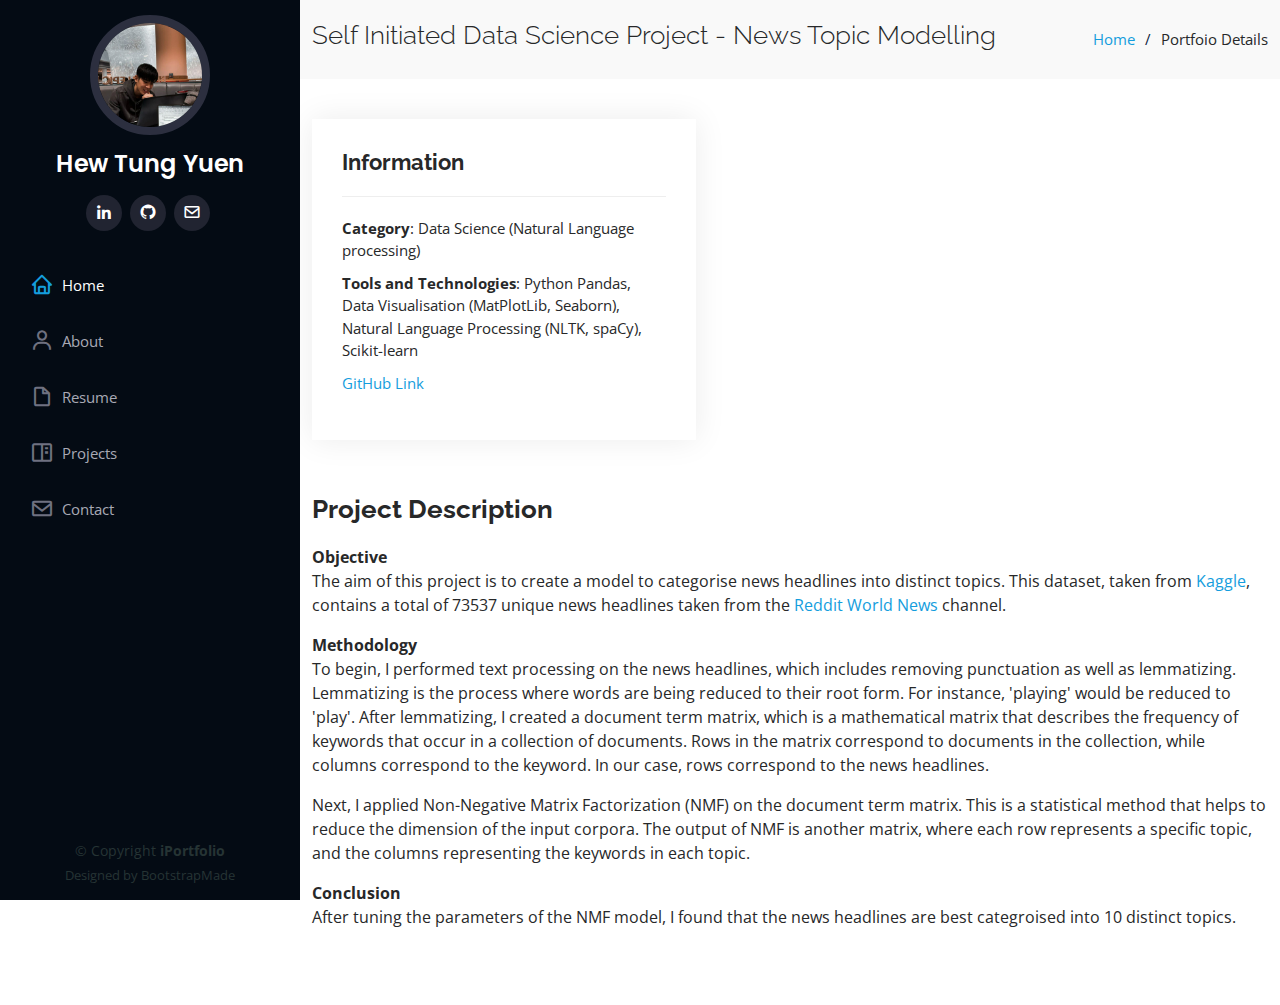
<file: topic_modelling.html>
<!DOCTYPE html>
<html lang="en">

<head>
  <meta charset="utf-8">
  <meta content="width=device-width, initial-scale=1.0" name="viewport">

  <title>Self Initiated Data Science Project - News Topic Modelling</title>
  <meta content="" name="description">
  <meta content="" name="keywords">

  <!-- Favicons -->
  <link href="assets/img/favicon.png" rel="icon">
  <link href="assets/img/apple-touch-icon.png" rel="apple-touch-icon">

  <!-- Google Fonts -->
  <link href="https://fonts.googleapis.com/css?family=Open+Sans:300,300i,400,400i,600,600i,700,700i|Raleway:300,300i,400,400i,500,500i,600,600i,700,700i|Poppins:300,300i,400,400i,500,500i,600,600i,700,700i" rel="stylesheet">

  <!-- Vendor CSS Files -->
  <link href="assets/vendor/aos/aos.css" rel="stylesheet">
  <link href="assets/vendor/bootstrap/css/bootstrap.min.css" rel="stylesheet">
  <link href="assets/vendor/bootstrap-icons/bootstrap-icons.css" rel="stylesheet">
  <link href="assets/vendor/boxicons/css/boxicons.min.css" rel="stylesheet">
  <link href="assets/vendor/glightbox/css/glightbox.min.css" rel="stylesheet">
  <link href="assets/vendor/swiper/swiper-bundle.min.css" rel="stylesheet">

  <!-- Template Main CSS File -->
  <link href="assets/css/style.css" rel="stylesheet">

  <!-- =======================================================
  * Template Name: iPortfolio - v3.7.0
  * Template URL: https://bootstrapmade.com/iportfolio-bootstrap-portfolio-websites-template/
  * Author: BootstrapMade.com
  * License: https://bootstrapmade.com/license/
  ======================================================== -->
</head>

<body>

  <!-- ======= Mobile nav toggle button ======= -->
  <i class="bi bi-list mobile-nav-toggle d-xl-none"></i>

  <!-- ======= Header ======= -->
  <header id="header">
    <div class="d-flex flex-column">

      <div class="profile">
        <img src="assets/img/profile-img.jpg" alt="" class="img-fluid rounded-circle">
        <h1 class="text-light"><a href="index.html"> Hew Tung Yuen </a></h1>
        <div class="social-links mt-3 text-center">

          <a href="https://www.linkedin.com/in/hewtungyuen/" class="linkedin"><i class="bx bxl-linkedin"></i></a>
          <a href="https://github.com/hewtungyuen" class="github"><i class="bx bxl-github"></i></a>
          <a href="mailto: hew.tungyuen@u.nus.edu" class="email"><i class="bx bx-envelope"></i></a>
        </div>
      </div>

      <nav id="navbar" class="nav-menu navbar">
        <ul>
          <li><a href="index.html" class="nav-link scrollto active"><i class="bx bx-home"></i> <span>Home</span></a></li>
          <li><a href="index.html#about" class="nav-link scrollto"><i class="bx bx-user"></i> <span>About</span></a></li>
          <li><a href="index.html#resume" class="nav-link scrollto"><i class="bx bx-file-blank"></i> <span>Resume</span></a></li>
          <li><a href="index.html#portfolio" class="nav-link scrollto"><i class="bx bx-book-content"></i> <span>Projects</span></a></li>
          <li><a href="index.html#contact" class="nav-link scrollto"><i class="bx bx-envelope"></i> <span>Contact</span></a></li>
        </ul>
      </nav><!-- .nav-menu -->
    </div>
  </header><!-- End Header -->

  <main id="main">

    <!-- ======= Breadcrumbs ======= -->
    <section id="breadcrumbs" class="breadcrumbs">
      <div class="container">

        <div class="d-flex justify-content-between align-items-center">
          <h2>Self Initiated Data Science Project - News Topic Modelling</h2>
          <ol>
            <li><a href="index.html">Home</a></li>
            <li>Portfoio Details</li>
          </ol>
        </div>

      </div>
    </section><!-- End Breadcrumbs -->

    <!-- ======= Portfolio Details Section ======= -->
    <section id="portfolio-details" class="portfolio-details">
      <div class="container">

        <div class="row gy-4">

          <!-- <div class="col-lg-7">
            <div class="portfolio-details-slider swiper">
              <div class="swiper-wrapper align-items-center">

                <div class="swiper-slide">
                  <img src="assets/img/portfolio/portfolio-details-1.jpg" alt="">
                </div>

                <div class="swiper-slide">
                  <img src="assets/img/portfolio/portfolio-details-2.jpg" alt="">
                </div>

                <div class="swiper-slide">
                  <img src="assets/img/portfolio/portfolio-details-3.jpg" alt="">
                </div>

              </div>
              <div class="swiper-pagination"></div>
            </div>
          </div> -->

          <div class="col-lg-5">
            <div class="portfolio-info">
              <h3>Information</h3>
              <ul>
                <li><strong>Category</strong>: Data Science (Natural Language processing) </li>
                <li><strong>Tools and Technologies</strong>: Python Pandas, Data Visualisation (MatPlotLib, Seaborn), Natural Language Processing (NLTK, spaCy), Scikit-learn</li>
                <li> <a href = "https://github.com/hewtungyuen/topic_modelling"> GitHub Link</a></li>

              </ul>
            </div>
            
          </div>

          <div class="portfolio-description">
            <h2>Project Description</h2>

            <strong>Objective</strong>
              <p>
                The aim of this project is to create a model to categorise news headlines into distinct topics. 
                This dataset, taken from <a href="https://www.kaggle.com/aaron7sun/stocknews">Kaggle</a>, contains a total of 73537 unique news headlines 
                taken from the <a href="https://www.reddit.com/r/worldnews/?hl=">Reddit World News</a> channel.
                
              </p>
            <strong>Methodology</strong>
            <p>
              To begin, I performed text processing on the news headlines, which includes removing punctuation as well as lemmatizing. Lemmatizing is the process where
              words are being reduced to their root form. For instance, 'playing' would be reduced to 'play'.

              After lemmatizing, I created a document term matrix, which is a mathematical matrix that describes the frequency of keywords that occur in a collection of documents. 
              Rows in the matrix correspond to documents in the collection, while columns correspond to the keyword. In our case, rows correspond to the news headlines.
            </p>

            <p>
              Next, I applied Non-Negative Matrix Factorization (NMF) on the document term matrix. 
              This is a statistical method that helps to reduce the dimension of the input corpora. 
              The output of NMF is another matrix, where each row represents a specific topic, and the columns representing the keywords in each topic.
            </p>
            
            <strong>Conclusion</strong>
            <p>
              After tuning the parameters of the NMF model, I found that the news headlines are best categroised into 10 distinct topics. 
            </p>


          </div>

        </div>

      </div>
    </section><!-- End Portfolio Details Section -->

  </main><!-- End #main -->

  <!-- ======= Footer ======= -->
  <footer id="footer">
    <div class="container">
      <div class="copyright">
        &copy; Copyright <strong><span>iPortfolio</span></strong>
      </div>
      <div class="credits">
        <!-- All the links in the footer should remain intact. -->
        <!-- You can delete the links only if you purchased the pro version. -->
        <!-- Licensing information: https://bootstrapmade.com/license/ -->
        <!-- Purchase the pro version with working PHP/AJAX contact form: https://bootstrapmade.com/iportfolio-bootstrap-portfolio-websites-template/ -->
        Designed by <a href="https://bootstrapmade.com/" style="color: #263434" >BootstrapMade</a>
      </div>
    </div>
  </footer><!-- End  Footer -->

  <a href="#" class="back-to-top d-flex align-items-center justify-content-center"><i class="bi bi-arrow-up-short"></i></a>

  <!-- Vendor JS Files -->
  <script src="assets/vendor/purecounter/purecounter.js"></script>
  <script src="assets/vendor/aos/aos.js"></script>
  <script src="assets/vendor/bootstrap/js/bootstrap.bundle.min.js"></script>
  <script src="assets/vendor/glightbox/js/glightbox.min.js"></script>
  <script src="assets/vendor/isotope-layout/isotope.pkgd.min.js"></script>
  <script src="assets/vendor/swiper/swiper-bundle.min.js"></script>
  <script src="assets/vendor/typed.js/typed.min.js"></script>
  <script src="assets/vendor/waypoints/noframework.waypoints.js"></script>
  <script src="assets/vendor/php-email-form/validate.js"></script>

  <!-- Template Main JS File -->
  <script src="assets/js/main.js"></script>

</body>

</html>
</file>
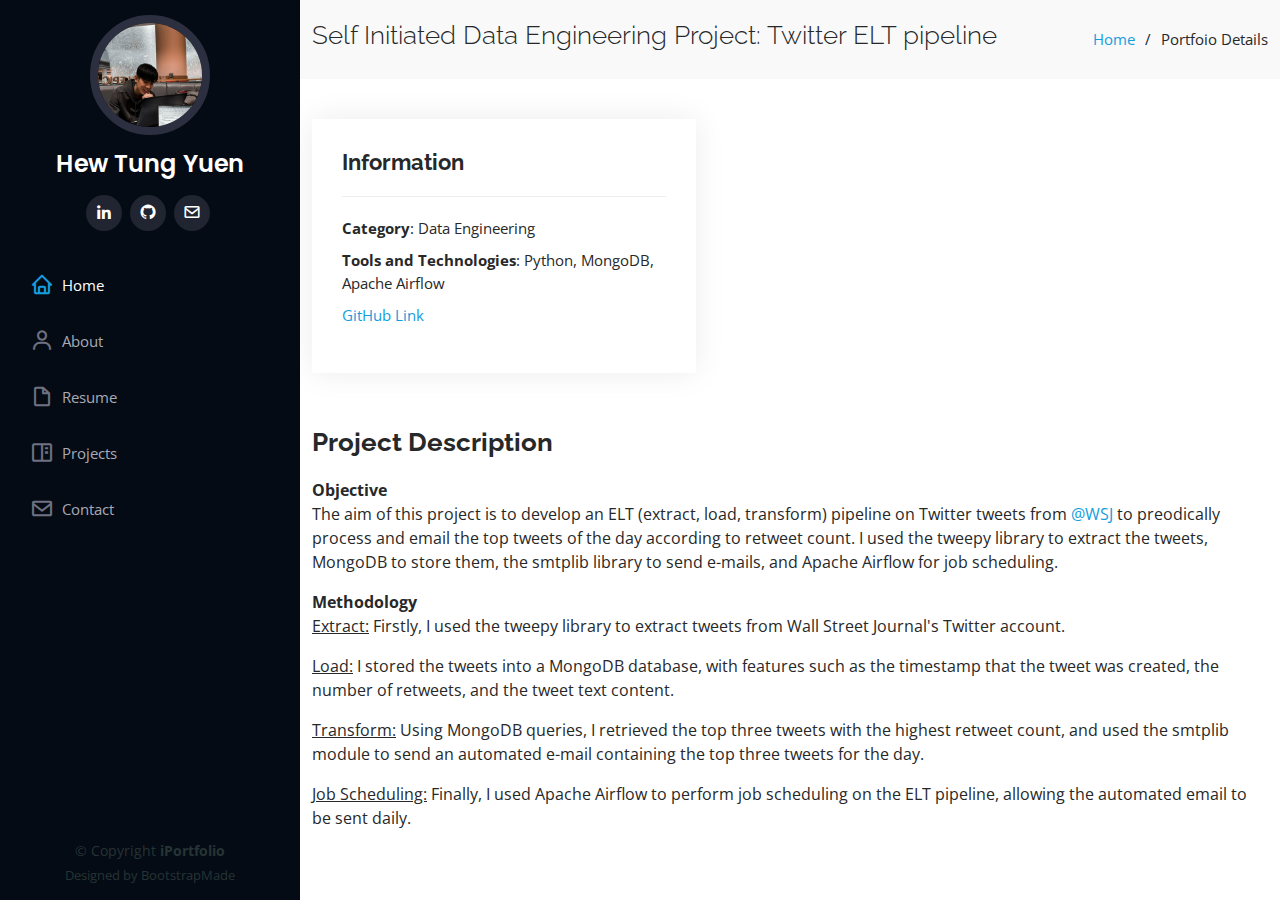
<file: twitter_elt.html>
<!DOCTYPE html>
<html lang="en">

<head>
  <meta charset="utf-8">
  <meta content="width=device-width, initial-scale=1.0" name="viewport">

  <title>Self Initiated Data Engineering Project: Twitter ELT pipeline</title>
  <meta content="" name="description">
  <meta content="" name="keywords">

  <!-- Favicons -->
  <link href="assets/img/favicon.png" rel="icon">
  <link href="assets/img/apple-touch-icon.png" rel="apple-touch-icon">

  <!-- Google Fonts -->
  <link href="https://fonts.googleapis.com/css?family=Open+Sans:300,300i,400,400i,600,600i,700,700i|Raleway:300,300i,400,400i,500,500i,600,600i,700,700i|Poppins:300,300i,400,400i,500,500i,600,600i,700,700i" rel="stylesheet">

  <!-- Vendor CSS Files -->
  <link href="assets/vendor/aos/aos.css" rel="stylesheet">
  <link href="assets/vendor/bootstrap/css/bootstrap.min.css" rel="stylesheet">
  <link href="assets/vendor/bootstrap-icons/bootstrap-icons.css" rel="stylesheet">
  <link href="assets/vendor/boxicons/css/boxicons.min.css" rel="stylesheet">
  <link href="assets/vendor/glightbox/css/glightbox.min.css" rel="stylesheet">
  <link href="assets/vendor/swiper/swiper-bundle.min.css" rel="stylesheet">

  <!-- Template Main CSS File -->
  <link href="assets/css/style.css" rel="stylesheet">

  <!-- =======================================================
  * Template Name: iPortfolio - v3.7.0
  * Template URL: https://bootstrapmade.com/iportfolio-bootstrap-portfolio-websites-template/
  * Author: BootstrapMade.com
  * License: https://bootstrapmade.com/license/
  ======================================================== -->
</head>

<body>

  <!-- ======= Mobile nav toggle button ======= -->
  <i class="bi bi-list mobile-nav-toggle d-xl-none"></i>

  <!-- ======= Header ======= -->
  <header id="header">
    <div class="d-flex flex-column">

      <div class="profile">
        <img src="assets/img/profile-img.jpg" alt="" class="img-fluid rounded-circle">
        <h1 class="text-light"><a href="index.html"> Hew Tung Yuen </a></h1>
        <div class="social-links mt-3 text-center">

          <a href="https://www.linkedin.com/in/hewtungyuen/" class="linkedin"><i class="bx bxl-linkedin"></i></a>
          <a href="https://github.com/hewtungyuen" class="github"><i class="bx bxl-github"></i></a>
          <a href="mailto: hew.tungyuen@u.nus.edu" class="email"><i class="bx bx-envelope"></i></a>
        </div>
      </div>

      <nav id="navbar" class="nav-menu navbar">
        <ul>
          <li><a href="index.html" class="nav-link scrollto active"><i class="bx bx-home"></i> <span>Home</span></a></li>
          <li><a href="index.html#about" class="nav-link scrollto"><i class="bx bx-user"></i> <span>About</span></a></li>
          <li><a href="index.html#resume" class="nav-link scrollto"><i class="bx bx-file-blank"></i> <span>Resume</span></a></li>
          <li><a href="index.html#portfolio" class="nav-link scrollto"><i class="bx bx-book-content"></i> <span>Projects</span></a></li>
          <li><a href="index.html#contact" class="nav-link scrollto"><i class="bx bx-envelope"></i> <span>Contact</span></a></li>
        </ul>
      </nav><!-- .nav-menu -->
    </div>
  </header><!-- End Header -->

  <main id="main">

    <!-- ======= Breadcrumbs ======= -->
    <section id="breadcrumbs" class="breadcrumbs">
      <div class="container">

        <div class="d-flex justify-content-between align-items-center">
          <h2>Self Initiated Data Engineering Project: Twitter ELT pipeline</h2>
          <ol>
            <li><a href="index.html">Home</a></li>
            <li>Portfoio Details</li>
          </ol>
        </div>

      </div>
    </section><!-- End Breadcrumbs -->

    <!-- ======= Portfolio Details Section ======= -->
    <section id="portfolio-details" class="portfolio-details">
      <div class="container">

        <div class="row gy-4">

          <!-- <div class="col-lg-7">
            <div class="portfolio-details-slider swiper">
              <div class="swiper-wrapper align-items-center">

                <div class="swiper-slide">
                  <img src="assets/img/portfolio/portfolio-details-1.jpg" alt="">
                </div>

                <div class="swiper-slide">
                  <img src="assets/img/portfolio/portfolio-details-2.jpg" alt="">
                </div>

                <div class="swiper-slide">
                  <img src="assets/img/portfolio/portfolio-details-3.jpg" alt="">
                </div>

              </div>
              <div class="swiper-pagination"></div>
            </div>
          </div> -->

          <div class="col-lg-5">
            <div class="portfolio-info">
              <h3>Information</h3>
              <ul>
                <li><strong>Category</strong>: Data Engineering </li>
                <li><strong>Tools and Technologies</strong>: Python, MongoDB, Apache Airflow</li>
                <li> <a href = "https://github.com/hewtungyuen/twitter"> GitHub Link</a></li>

              </ul>
            </div>
            
          </div>

          <div class="portfolio-description">
            <h2>Project Description</h2>

            <strong>Objective</strong>
              <p>
                The aim of this project is to develop an ELT (extract, load, transform) pipeline on Twitter tweets from <a href = https://twitter.com/WSJ>@WSJ</a> to preodically process and email the top tweets of the day according to retweet count. 
                I used the tweepy library to extract the tweets, MongoDB to store them, the smtplib library to send e-mails, and Apache Airflow for job scheduling. 
                
              </p>
              
            <strong>Methodology</strong>
            <p>
                <u>Extract:</u> Firstly, I used the tweepy library to extract tweets from Wall Street Journal's Twitter account. 
            </p>
            
            <p>
                <u>Load:</u> I stored the tweets into a MongoDB database, with features such as the timestamp that the tweet was created, 
                the number of retweets, and the tweet text content.
            </p>

            <p>
                <u>Transform:</u> Using MongoDB queries, I retrieved the top three tweets with the highest retweet count, and used the smtplib module to send an automated e-mail
                containing the top three tweets for the day. 
            </p>

            <p>
                <u>Job Scheduling:</u> Finally, I used Apache Airflow to perform job scheduling on the ELT pipeline, allowing the automated email to be sent daily.
            </p>


          </div>

        </div>

      </div>
    </section><!-- End Portfolio Details Section -->

  </main><!-- End #main -->

  <!-- ======= Footer ======= -->
  <footer id="footer">
    <div class="container">
      <div class="copyright">
        &copy; Copyright <strong><span>iPortfolio</span></strong>
      </div>
      <div class="credits">
        <!-- All the links in the footer should remain intact. -->
        <!-- You can delete the links only if you purchased the pro version. -->
        <!-- Licensing information: https://bootstrapmade.com/license/ -->
        <!-- Purchase the pro version with working PHP/AJAX contact form: https://bootstrapmade.com/iportfolio-bootstrap-portfolio-websites-template/ -->
        Designed by <a href="https://bootstrapmade.com/" style="color: #263434" >BootstrapMade</a>
      </div>
    </div>
  </footer><!-- End  Footer -->

  <a href="#" class="back-to-top d-flex align-items-center justify-content-center"><i class="bi bi-arrow-up-short"></i></a>

  <!-- Vendor JS Files -->
  <script src="assets/vendor/purecounter/purecounter.js"></script>
  <script src="assets/vendor/aos/aos.js"></script>
  <script src="assets/vendor/bootstrap/js/bootstrap.bundle.min.js"></script>
  <script src="assets/vendor/glightbox/js/glightbox.min.js"></script>
  <script src="assets/vendor/isotope-layout/isotope.pkgd.min.js"></script>
  <script src="assets/vendor/swiper/swiper-bundle.min.js"></script>
  <script src="assets/vendor/typed.js/typed.min.js"></script>
  <script src="assets/vendor/waypoints/noframework.waypoints.js"></script>
  <script src="assets/vendor/php-email-form/validate.js"></script>

  <!-- Template Main JS File -->
  <script src="assets/js/main.js"></script>

</body>

</html>
</file>
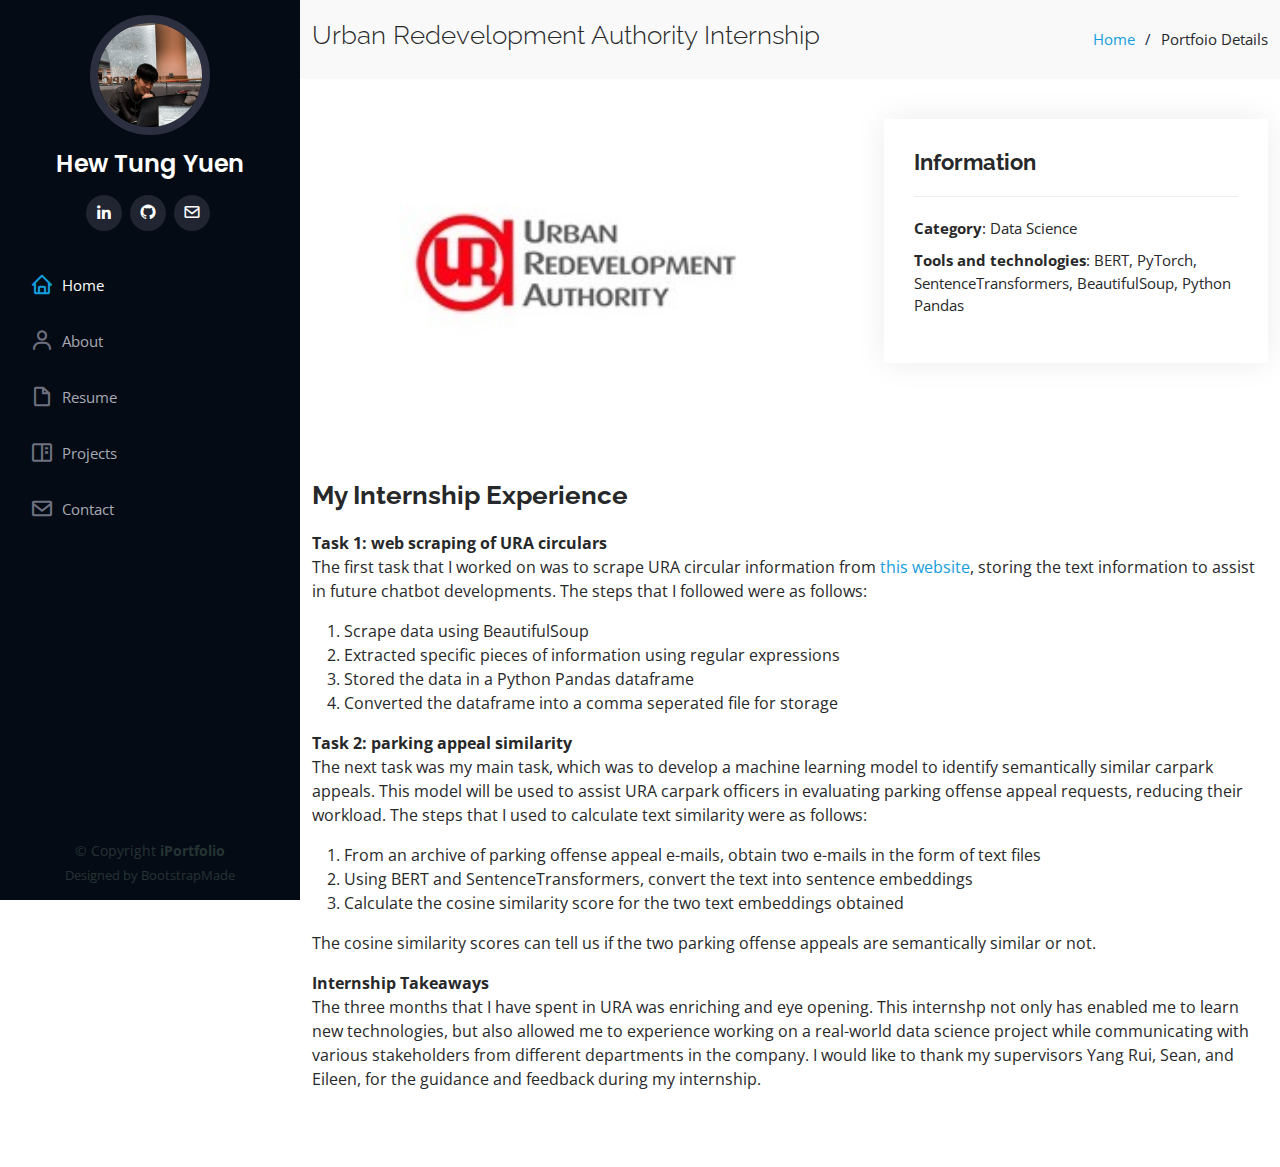
<file: ura_internship.html>
<!DOCTYPE html>
<html lang="en">

<head>
  <meta charset="utf-8">
  <meta content="width=device-width, initial-scale=1.0" name="viewport">

  <title>Urban Redevelopment Authority Internship</title>
  <meta content="" name="description">
  <meta content="" name="keywords">

  <!-- Favicons -->
  <link href="assets/img/favicon.png" rel="icon">
  <link href="assets/img/apple-touch-icon.png" rel="apple-touch-icon">

  <!-- Google Fonts -->
  <link href="https://fonts.googleapis.com/css?family=Open+Sans:300,300i,400,400i,600,600i,700,700i|Raleway:300,300i,400,400i,500,500i,600,600i,700,700i|Poppins:300,300i,400,400i,500,500i,600,600i,700,700i" rel="stylesheet">

  <!-- Vendor CSS Files -->
  <link href="assets/vendor/aos/aos.css" rel="stylesheet">
  <link href="assets/vendor/bootstrap/css/bootstrap.min.css" rel="stylesheet">
  <link href="assets/vendor/bootstrap-icons/bootstrap-icons.css" rel="stylesheet">
  <link href="assets/vendor/boxicons/css/boxicons.min.css" rel="stylesheet">
  <link href="assets/vendor/glightbox/css/glightbox.min.css" rel="stylesheet">
  <link href="assets/vendor/swiper/swiper-bundle.min.css" rel="stylesheet">

  <!-- Template Main CSS File -->
  <link href="assets/css/style.css" rel="stylesheet">

  <!-- =======================================================
  * Template Name: iPortfolio - v3.7.0
  * Template URL: https://bootstrapmade.com/iportfolio-bootstrap-portfolio-websites-template/
  * Author: BootstrapMade.com
  * License: https://bootstrapmade.com/license/
  ======================================================== -->
</head>

<body>

  <!-- ======= Mobile nav toggle button ======= -->
  <i class="bi bi-list mobile-nav-toggle d-xl-none"></i>

  <!-- ======= Header ======= -->
  <header id="header">
    <div class="d-flex flex-column">

      <div class="profile">
        <img src="assets/img/profile-img.jpg" alt="" class="img-fluid rounded-circle">
        <h1 class="text-light"><a href="index.html"> Hew Tung Yuen </a></h1>
        <div class="social-links mt-3 text-center">

          <a href="https://www.linkedin.com/in/hewtungyuen/" class="linkedin"><i class="bx bxl-linkedin"></i></a>
          <a href="https://github.com/hewtungyuen" class="github"><i class="bx bxl-github"></i></a>
          <a href="mailto: hew.tungyuen@u.nus.edu" class="email"><i class="bx bx-envelope"></i></a>
        </div>
      </div>

      <nav id="navbar" class="nav-menu navbar">
        <ul>
          <li><a href="index.html" class="nav-link scrollto active"><i class="bx bx-home"></i> <span>Home</span></a></li>
          <li><a href="index.html#about" class="nav-link scrollto"><i class="bx bx-user"></i> <span>About</span></a></li>
          <li><a href="index.html#resume" class="nav-link scrollto"><i class="bx bx-file-blank"></i> <span>Resume</span></a></li>
          <li><a href="index.html#portfolio" class="nav-link scrollto"><i class="bx bx-book-content"></i> <span>Projects</span></a></li>
          <li><a href="index.html#contact" class="nav-link scrollto"><i class="bx bx-envelope"></i> <span>Contact</span></a></li>
        </ul>
      </nav><!-- .nav-menu -->
    </div>
  </header><!-- End Header -->

  <main id="main">

    <!-- ======= Breadcrumbs ======= -->
    <section id="breadcrumbs" class="breadcrumbs">
      <div class="container">

        <div class="d-flex justify-content-between align-items-center">
          <h2>Urban Redevelopment Authority Internship</h2>
          <ol>
            <li><a href="index.html">Home</a></li>
            <li>Portfoio Details</li>
          </ol>
        </div>

      </div>
    </section><!-- End Breadcrumbs -->

    <!-- ======= Portfolio Details Section ======= -->
    <section id="portfolio-details" class="portfolio-details">
      <div class="container">

        <div class="row gy-4">

          <div class="col-lg-7">
            <div class="portfolio-details-slider swiper">
              <div class="swiper-wrapper align-items-center">

                <!-- <div class="swiper-slide"> -->
                  <img src="assets/img/portfolio/ura_long.jpg" alt="">
                <!-- </div> -->

              </div>
              <!-- <div class="swiper-pagination"></div> -->
            </div>
          </div>

          <div class="col-lg-5">
            <div class="portfolio-info">
              <h3>Information</h3>
              <ul>
                <li><strong>Category</strong>: Data Science</li>
                <li><strong>Tools and technologies</strong>: BERT, PyTorch, SentenceTransformers, BeautifulSoup, Python Pandas</li>

              </ul>
            </div>
            
          </div>

          <div class="portfolio-description">
              <h2>My Internship Experience</h2>

              <strong>Task 1: web scraping of URA circulars</strong>

              <br>

              <p>
                The first task that I worked on was to scrape URA circular information from <a href="https://www.ura.gov.sg/Corporate/Guidelines/Circulars">this website</a>,
                storing the text information to assist in future chatbot developments. 

                The steps that I followed were as follows:
                <ol type="1">
                  
                  <li>Scrape data using BeautifulSoup</li>
                  <li>Extracted specific pieces of information using regular expressions</li>
                  <li>Stored the data in a Python Pandas dataframe</li>
                  <li>Converted the dataframe into a comma seperated file for storage </li>

                </ol>

              </p>

              <strong> Task 2: parking appeal similarity</strong>
              <p>
                The next task was my main task, which was to develop a machine learning model to identify semantically similar carpark appeals.
                This model will be used to assist URA carpark officers in evaluating parking offense appeal requests, reducing their workload.
                
                The steps that I used to calculate text similarity were as follows:

                <ol type="1">
                  <li>From an archive of parking offense appeal e-mails, obtain two e-mails in the form of text files</li>
                  <li>Using BERT and SentenceTransformers, convert the text into sentence embeddings </li>
                  <li>Calculate the cosine similarity score for the two text embeddings obtained</li>
                </ol>
                
                The cosine similarity scores can tell us if the two parking offense appeals are semantically similar or not.

                <br>

                
              </p>

              <p>
                <strong> Internship Takeaways</strong>
                <br>
                The three months that I have spent in URA was enriching and eye opening.
                This internshp not only has enabled me to learn new technologies, but also allowed me to experience working on a real-world data science project 
                while communicating with various stakeholders from different departments in the company.
                I would like to thank my supervisors Yang Rui, Sean, and Eileen,
                for the guidance and feedback during my internship. 
              </p>
            </div>

        </div>

      </div>
    </section><!-- End Portfolio Details Section -->

  </main><!-- End #main -->

  <!-- ======= Footer ======= -->
  <footer id="footer">
    <div class="container">
      <div class="copyright">
        &copy; Copyright <strong><span>iPortfolio</span></strong>
      </div>
      <div class="credits">
        <!-- All the links in the footer should remain intact. -->
        <!-- You can delete the links only if you purchased the pro version. -->
        <!-- Licensing information: https://bootstrapmade.com/license/ -->
        <!-- Purchase the pro version with working PHP/AJAX contact form: https://bootstrapmade.com/iportfolio-bootstrap-portfolio-websites-template/ -->
        Designed by <a href="https://bootstrapmade.com/" style="color: #263434" >BootstrapMade</a>
      </div>
    </div>
  </footer><!-- End  Footer -->

  <a href="#" class="back-to-top d-flex align-items-center justify-content-center"><i class="bi bi-arrow-up-short"></i></a>

  <!-- Vendor JS Files -->
  <script src="assets/vendor/purecounter/purecounter.js"></script>
  <script src="assets/vendor/aos/aos.js"></script>
  <script src="assets/vendor/bootstrap/js/bootstrap.bundle.min.js"></script>
  <script src="assets/vendor/glightbox/js/glightbox.min.js"></script>
  <script src="assets/vendor/isotope-layout/isotope.pkgd.min.js"></script>
  <script src="assets/vendor/swiper/swiper-bundle.min.js"></script>
  <script src="assets/vendor/typed.js/typed.min.js"></script>
  <script src="assets/vendor/waypoints/noframework.waypoints.js"></script>
  <script src="assets/vendor/php-email-form/validate.js"></script>

  <!-- Template Main JS File -->
  <script src="assets/js/main.js"></script>

</body>

</html>
</file>
<file: assets/css/style.css>
/**
* Template Name: iPortfolio - v3.7.0
* Template URL: https://bootstrapmade.com/iportfolio-bootstrap-portfolio-websites-template/
* Author: BootstrapMade.com
* License: https://bootstrapmade.com/license/
*/

/*--------------------------------------------------------------
# General
--------------------------------------------------------------*/
body {
  font-family: "Open Sans", sans-serif;
  color: #272829;
}

a {
  color: #149ddd;
  text-decoration: none;
}

a:hover {
  color: #37b3ed;
  text-decoration: none;
}

h1, h2, h3, h4, h5, h6 {
  font-family: "Raleway", sans-serif;
}

/*--------------------------------------------------------------
# Back to top button
--------------------------------------------------------------*/
.back-to-top {
  position: fixed;
  visibility: hidden;
  opacity: 0;
  right: 15px;
  bottom: 15px;
  z-index: 996;
  background: #149ddd;
  width: 40px;
  height: 40px;
  border-radius: 50px;
  transition: all 0.4s;
}
.back-to-top i {
  font-size: 28px;
  color: #fff;
  line-height: 0;
}
.back-to-top:hover {
  background: #2eafec;
  color: #fff;
}
.back-to-top.active {
  visibility: visible;
  opacity: 1;
}

/*--------------------------------------------------------------
# Header
--------------------------------------------------------------*/
#header {
  position: fixed;
  top: 0;
  left: 0;
  bottom: 0;
  width: 300px;
  transition: all ease-in-out 0.5s;
  z-index: 9997;
  transition: all 0.5s;
  padding: 0 15px;
  background: #040b14;
  overflow-y: auto;
}
#header .profile img {
  margin: 15px auto;
  display: block;
  width: 120px;
  border: 8px solid #2c2f3f;
}
#header .profile h1 {
  font-size: 24px;
  margin: 0;
  padding: 0;
  font-weight: 600;
  -moz-text-align-last: center;
  text-align-last: center;
  font-family: "Poppins", sans-serif;
}
#header .profile h1 a, #header .profile h1 a:hover {
  color: #fff;
  text-decoration: none;
}
#header .profile .social-links a {
  font-size: 18px;
  display: inline-block;
  background: #212431;
  color: #fff;
  line-height: 1;
  padding: 8px 0;
  margin-right: 4px;
  border-radius: 50%;
  text-align: center;
  width: 36px;
  height: 36px;
  transition: 0.3s;
}
#header .profile .social-links a:hover {
  background: #149ddd;
  color: #fff;
  text-decoration: none;
}

#main {
  margin-left: 300px;
}

@media (max-width: 1199px) {
  #header {
    left: -300px;
  }

  #main {
    margin-left: 0;
  }
}
/*--------------------------------------------------------------
# Navigation Menu
--------------------------------------------------------------*/
/* Desktop Navigation */
.nav-menu {
  padding: 30px 0 0 0;
}
.nav-menu * {
  margin: 0;
  padding: 0;
  list-style: none;
}
.nav-menu > ul > li {
  position: relative;
  white-space: nowrap;
}
.nav-menu a, .nav-menu a:focus {
  display: flex;
  align-items: center;
  color: #a8a9b4;
  padding: 12px 15px;
  margin-bottom: 8px;
  transition: 0.3s;
  font-size: 15px;
}
.nav-menu a i, .nav-menu a:focus i {
  font-size: 24px;
  padding-right: 8px;
  color: #6f7180;
}
.nav-menu a:hover, .nav-menu .active, .nav-menu .active:focus, .nav-menu li:hover > a {
  text-decoration: none;
  color: #fff;
}
.nav-menu a:hover i, .nav-menu .active i, .nav-menu .active:focus i, .nav-menu li:hover > a i {
  color: #149ddd;
}

/* Mobile Navigation */
.mobile-nav-toggle {
  position: fixed;
  right: 15px;
  top: 15px;
  z-index: 9998;
  border: 0;
  font-size: 24px;
  transition: all 0.4s;
  outline: none !important;
  background-color: #149ddd;
  color: #fff;
  width: 40px;
  height: 40px;
  display: inline-flex;
  align-items: center;
  justify-content: center;
  line-height: 0;
  border-radius: 50px;
  cursor: pointer;
}

.mobile-nav-active {
  overflow: hidden;
}
.mobile-nav-active #header {
  left: 0;
}

/*--------------------------------------------------------------
# Hero Section
--------------------------------------------------------------*/
#hero {
  width: 100%;
  height: 100vh;
  background: url("../img/hero-bg.jpg") top center;
  background-size: cover;
}
#hero:before {
  content: "";
  background: rgba(5, 13, 24, 0.3);
  position: absolute;
  bottom: 0;
  top: 0;
  left: 0;
  right: 0;
  z-index: 1;
}
#hero .hero-container {
  position: relative;
  z-index: 2;
  min-width: 300px;
}
#hero h1 {
  margin: 0 0 10px 0;
  font-size: 64px;
  font-weight: 700;
  line-height: 56px;
  color: #fff;
}
#hero p {
  color: #fff;
  margin-bottom: 50px;
  font-size: 26px;
  font-family: "Poppins", sans-serif;
}
#hero p span {
  color: #fff;
  padding-bottom: 4px;
  letter-spacing: 1px;
  border-bottom: 3px solid #149ddd;
}
@media (min-width: 1024px) {
  #hero {
    background-attachment: fixed;
  }
}
@media (max-width: 768px) {
  #hero h1 {
    font-size: 28px;
    line-height: 36px;
  }
  #hero h2 {
    font-size: 18px;
    line-height: 24px;
    margin-bottom: 30px;
  }
}

/*--------------------------------------------------------------
# Sections General
--------------------------------------------------------------*/
section {
  padding: 60px 0;
  overflow: hidden;
}

.section-bg {
  background: #f5f8fd;
}

.section-title {
  padding-bottom: 30px;
  padding-right: 30px;
}
.section-title h2 {
  font-size: 32px;
  font-weight: bold;
  margin-bottom: 20px;
  padding-bottom: 20px;
  position: relative;
  color: #173b6c;
}
.section-title h2::after {
  content: "";
  position: absolute;
  display: block;
  width: 50px;
  height: 3px;
  background: #149ddd;
  bottom: 0;
  left: 0;
}
.section-title p {
  margin-bottom: 0;
  padding-right: 0px;
  justify-items: auto;
}

/*--------------------------------------------------------------
# About
--------------------------------------------------------------*/
.about .content h3 {
  font-weight: 700;
  font-size: 26px;
  color: #173b6c;
}
.about .content ul {
  list-style: none;
  padding: 0;
}
.about .content ul li {
  margin-bottom: 20px;
  display: flex;
  align-items: center;
}
.about .content ul strong {
  margin-right: 10px;
}
.about .content ul i {
  font-size: 16px;
  margin-right: 5px;
  color: #149ddd;
  line-height: 0;
}
.about .content p:last-child {
  margin-bottom: 0;
}

/*--------------------------------------------------------------
# Facts
--------------------------------------------------------------*/
.facts {
  padding-bottom: 30px;
}
.facts .count-box {
  padding: 30px;
  width: 100%;
}
.facts .count-box i {
  display: block;
  font-size: 44px;
  color: #149ddd;
  float: left;
  line-height: 0;
}
.facts .count-box span {
  font-size: 48px;
  line-height: 40px;
  display: block;
  font-weight: 700;
  color: #050d18;
  margin-left: 60px;
}
.facts .count-box p {
  padding: 15px 0 0 0;
  margin: 0 0 0 60px;
  font-family: "Raleway", sans-serif;
  font-size: 14px;
  color: #122f57;
}
.facts .count-box a {
  font-weight: 600;
  display: block;
  margin-top: 20px;
  color: #122f57;
  font-size: 15px;
  font-family: "Poppins", sans-serif;
  transition: ease-in-out 0.3s;
}
.facts .count-box a:hover {
  color: #1f5297;
}

/*--------------------------------------------------------------
# Akills
--------------------------------------------------------------*/
.skills .progress {
  height: 60px;
  display: block;
  background: none;
  border-radius: 0;
}
.skills .progress .skill {
  padding: 0;
  margin: 0 0 6px 0;
  text-transform: uppercase;
  display: block;
  font-weight: 600;
  font-family: "Poppins", sans-serif;
  color: #050d18;
}
.skills .progress .skill .val {
  float: right;
  font-style: normal;
}
.skills .progress-bar-wrap {
  background: #dce8f8;
  height: 10px;
}
.skills .progress-bar {
  width: 1px;
  height: 10px;
  transition: 0.9s;
  background-color: #149ddd;
}

/*--------------------------------------------------------------
# Resume
--------------------------------------------------------------*/
.resume .resume-title {
  font-size: 26px;
  font-weight: 700;
  margin-top: 20px;
  margin-bottom: 20px;
  color: #050d18;
}
.resume .resume-item {
  padding: 0 0 20px 20px;
  margin-top: -2px;
  border-left: 2px solid #1f5297;
  position: relative;
}
.resume .resume-item h4 {
  line-height: 18px;
  font-size: 18px;
  font-weight: 600;
  text-transform: uppercase;
  font-family: "Poppins", sans-serif;
  color: #050d18;
  margin-bottom: 10px;
}
.resume .resume-item h5 {
  font-size: 16px;
  background: #e4edf9;
  padding: 5px 15px;
  display: inline-block;
  font-weight: 600;
  margin-bottom: 10px;
}
.resume .resume-item ul {
  padding-left: 20px;
}
.resume .resume-item ul li {
  padding-bottom: 10px;
}
.resume .resume-item:last-child {
  padding-bottom: 0;
}
.resume .resume-item::before {
  content: "";
  position: absolute;
  width: 16px;
  height: 16px;
  border-radius: 50px;
  left: -9px;
  top: 0;
  background: #fff;
  border: 2px solid #1f5297;
}

/*--------------------------------------------------------------
# Portfolio
--------------------------------------------------------------*/
.portfolio .portfolio-item {
  margin-bottom: 30px;
}
.portfolio #portfolio-flters {
  padding: 0;
  margin: 0 auto 35px auto;
  list-style: none;
  text-align: center;
  background: #fff;
  border-radius: 50px;
  padding: 2px 15px;
}
.portfolio #portfolio-flters li {
  cursor: pointer;
  display: inline-block;
  padding: 10px 15px 8px 15px;
  font-size: 14px;
  font-weight: 600;
  line-height: 1;
  text-transform: uppercase;
  color: #272829;
  margin-bottom: 5px;
  transition: all 0.3s ease-in-out;
}
.portfolio #portfolio-flters li:hover, .portfolio #portfolio-flters li.filter-active {
  color: #149ddd;
}
.portfolio #portfolio-flters li:last-child {
  margin-right: 0;
}
.portfolio .portfolio-wrap {
  transition: 0.3s;
  position: relative;
  overflow: hidden;
  z-index: 1;
}
.portfolio .portfolio-wrap::before {
  content: "";
  background: rgba(101, 97, 97, 0.769);
  position: absolute;
  left: 0;
  right: 0;
  top: 0;
  bottom: 0;
  transition: all ease-in-out 0.3s;
  z-index: 2;
  opacity: 0;
}
.portfolio .portfolio-wrap .portfolio-links {
  opacity: 1;
  left: 0;
  right: 0;
  bottom: -100px;
  z-index: 3;
  position: absolute;
  transition: all ease-in-out 0.3s;
  display: flex;
  justify-content: center;
}
.portfolio .portfolio-wrap .portfolio-links a {
  color: #fff;
  font-size: 28px;
  text-align: center;
  background: rgba(20, 157, 221, 0.75);
  transition: 0.3s;
  width: 50%;
}

.portfolio .portfolio-wrap .portfolio-links .title {
  font-size: larger;
  font-weight: bold;
  padding: 0px 10px;
  color: #eaedf0;
  text-align: center;
}

.portfolio .portfolio-wrap .portfolio-links a:hover {
  background: rgba(20, 157, 221, 0.95);
}
.portfolio .portfolio-wrap .portfolio-links a + a {
  border-left: 1px solid #37b3ed;
}
.portfolio .portfolio-wrap:hover::before {
  top: 0;
  left: 0;
  right: 0;
  bottom: 0;
  opacity: 1;
}
.portfolio .portfolio-wrap:hover .portfolio-links {
  opacity: 1;
  bottom: 0;
}

/*--------------------------------------------------------------
# Portfolio Details
--------------------------------------------------------------*/
.portfolio-details {
  padding-top: 40px;
}
.portfolio-details .portfolio-details-slider img {
  width: 100%;
}
.portfolio-details .portfolio-details-slider .swiper-pagination {
  margin-top: 20px;
  position: relative;
}
.portfolio-details .portfolio-details-slider .swiper-pagination .swiper-pagination-bullet {
  width: 12px;
  height: 12px;
  background-color: #fff;
  opacity: 1;
  border: 1px solid #149ddd;
}
.portfolio-details .portfolio-details-slider .swiper-pagination .swiper-pagination-bullet-active {
  background-color: #149ddd;
}
.portfolio-details .portfolio-info {
  padding: 30px;
  box-shadow: 0px 0 30px rgba(5, 13, 24, 0.08);
}
.portfolio-details .portfolio-info h3 {
  font-size: 22px;
  font-weight: 700;
  margin-bottom: 20px;
  padding-bottom: 20px;
  border-bottom: 1px solid #eee;
}
.portfolio-details .portfolio-info ul {
  list-style: none;
  padding: 0;
  font-size: 15px;
}
.portfolio-details .portfolio-info ul li + li {
  margin-top: 10px;
}
.portfolio-details .portfolio-description {
  padding-top: 30px;
}
.portfolio-details .portfolio-description h2 {
  font-size: 26px;
  font-weight: 700;
  margin-bottom: 20px;
}
.portfolio-details .portfolio-description p {
  padding: 0;
}

/*--------------------------------------------------------------
# Services
--------------------------------------------------------------*/
.services .icon-box {
  margin-bottom: 20px;
}
.services .icon {
  float: left;
  display: flex;
  align-items: center;
  justify-content: center;
  width: 54px;
  height: 54px;
  background: #149ddd;
  border-radius: 50%;
  transition: 0.5s;
  border: 1px solid #149ddd;
}
.services .icon i {
  color: #fff;
  font-size: 24px;
  line-height: 0;
}
.services .icon-box:hover .icon {
  background: #fff;
}
.services .icon-box:hover .icon i {
  color: #149ddd;
}
.services .title {
  margin-left: 80px;
  font-weight: 700;
  margin-bottom: 15px;
  font-size: 18px;
}
.services .title a {
  color: #343a40;
}
.services .title a:hover {
  color: #149ddd;
}
.services .description {
  margin-left: 80px;
  line-height: 24px;
  font-size: 14px;
}

/*--------------------------------------------------------------
# Testimonials
--------------------------------------------------------------*/
.testimonials .testimonials-carousel, .testimonials .testimonials-slider {
  overflow: hidden;
}
.testimonials .testimonial-item {
  box-sizing: content-box;
  text-align: center;
  min-height: 320px;
}
.testimonials .testimonial-item .testimonial-img {
  width: 90px;
  border-radius: 50%;
  margin: 0 auto;
}
.testimonials .testimonial-item h3 {
  font-size: 18px;
  font-weight: bold;
  margin: 10px 0 5px 0;
  color: #111;
}
.testimonials .testimonial-item h4 {
  font-size: 14px;
  color: #999;
  margin: 0;
}
.testimonials .testimonial-item .quote-icon-left, .testimonials .testimonial-item .quote-icon-right {
  color: #c3e8fa;
  font-size: 26px;
}
.testimonials .testimonial-item .quote-icon-left {
  display: inline-block;
  left: -5px;
  position: relative;
}
.testimonials .testimonial-item .quote-icon-right {
  display: inline-block;
  right: -5px;
  position: relative;
  top: 10px;
}
.testimonials .testimonial-item p {
  font-style: italic;
  margin: 0 15px 15px 15px;
  padding: 20px;
  background: #fff;
  position: relative;
  margin-bottom: 35px;
  border-radius: 6px;
  box-shadow: 0px 2px 15px rgba(0, 0, 0, 0.1);
}
.testimonials .testimonial-item p::after {
  content: "";
  width: 0;
  height: 0;
  border-top: 20px solid #fff;
  border-right: 20px solid transparent;
  border-left: 20px solid transparent;
  position: absolute;
  bottom: -20px;
  left: calc(50% - 20px);
}
.testimonials .swiper-pagination {
  margin-top: 20px;
  position: relative;
}
.testimonials .swiper-pagination .swiper-pagination-bullet {
  width: 12px;
  height: 12px;
  background-color: #fff;
  opacity: 1;
  border: 1px solid #149ddd;
}
.testimonials .swiper-pagination .swiper-pagination-bullet-active {
  background-color: #149ddd;
}

/*--------------------------------------------------------------
# Contact
--------------------------------------------------------------*/
.contact {
  padding-bottom: 130px;
}
.contact .info {
  padding: 30px;
  background: #fff;
  width: 100%;
  box-shadow: 0 0 24px 0 rgba(0, 0, 0, 0.12);
}
.contact .info i {
  font-size: 20px;
  color: #149ddd;
  float: left;
  width: 44px;
  height: 44px;
  background: #dff3fc;
  display: flex;
  justify-content: center;
  align-items: center;
  border-radius: 50px;
  transition: all 0.3s ease-in-out;
}
.contact .info h4 {
  padding: 0 0 0 60px;
  font-size: 22px;
  font-weight: 600;
  margin-bottom: 5px;
  color: #050d18;
}
.contact .info p {
  padding: 0 0 10px 60px;
  margin-bottom: 20px;
  font-size: 14px;
  color: #173b6c;
}
.contact .info .email p {
  padding-top: 5px;
}
.contact .info .social-links {
  padding-left: 60px;
}
.contact .info .social-links a {
  font-size: 18px;
  display: inline-block;
  background: #333;
  color: #fff;
  line-height: 1;
  padding: 8px 0;
  border-radius: 50%;
  text-align: center;
  width: 36px;
  height: 36px;
  transition: 0.3s;
  margin-right: 10px;
}
.contact .info .social-links a:hover {
  background: #149ddd;
  color: #fff;
}
.contact .info .email:hover i, .contact .info .address:hover i, .contact .info .phone:hover i {
  background: #149ddd;
  color: #fff;
}
.contact .php-email-form {
  width: 100%;
  padding: 30px;
  background: #fff;
  box-shadow: 0 0 24px 0 rgba(0, 0, 0, 0.12);
}
.contact .php-email-form .form-group {
  padding-bottom: 8px;
}
.contact .php-email-form .validate {
  display: none;
  color: red;
  margin: 0 0 15px 0;
  font-weight: 400;
  font-size: 13px;
}
.contact .php-email-form .error-message {
  display: none;
  color: #fff;
  background: #ed3c0d;
  text-align: left;
  padding: 15px;
  font-weight: 600;
}
.contact .php-email-form .error-message br + br {
  margin-top: 25px;
}
.contact .php-email-form .sent-message {
  display: none;
  color: #fff;
  background: #18d26e;
  text-align: center;
  padding: 15px;
  font-weight: 600;
}
.contact .php-email-form .loading {
  display: none;
  background: #fff;
  text-align: center;
  padding: 15px;
}
.contact .php-email-form .loading:before {
  content: "";
  display: inline-block;
  border-radius: 50%;
  width: 24px;
  height: 24px;
  margin: 0 10px -6px 0;
  border: 3px solid #18d26e;
  border-top-color: #eee;
  -webkit-animation: animate-loading 1s linear infinite;
  animation: animate-loading 1s linear infinite;
}
.contact .php-email-form .form-group {
  margin-bottom: 15px;
}
.contact .php-email-form label {
  padding-bottom: 8px;
}
.contact .php-email-form input, .contact .php-email-form textarea {
  border-radius: 0;
  box-shadow: none;
  font-size: 14px;
}
.contact .php-email-form input {
  height: 44px;
}
.contact .php-email-form textarea {
  padding: 10px 15px;
}
.contact .php-email-form button[type=submit] {
  background: #149ddd;
  border: 0;
  padding: 10px 24px;
  color: #fff;
  transition: 0.4s;
  border-radius: 4px;
}
.contact .php-email-form button[type=submit]:hover {
  background: #37b3ed;
}
@-webkit-keyframes animate-loading {
  0% {
    transform: rotate(0deg);
  }
  100% {
    transform: rotate(360deg);
  }
}
@keyframes animate-loading {
  0% {
    transform: rotate(0deg);
  }
  100% {
    transform: rotate(360deg);
  }
}

/*--------------------------------------------------------------
# Breadcrumbs
--------------------------------------------------------------*/
.breadcrumbs {
  padding: 20px 0;
  background: #f9f9f9;
}
.breadcrumbs h2 {
  font-size: 26px;
  font-weight: 300;
}
.breadcrumbs ol {
  display: flex;
  flex-wrap: wrap;
  list-style: none;
  padding: 0;
  margin: 0;
  font-size: 15px;
}
.breadcrumbs ol li + li {
  padding-left: 10px;
}
.breadcrumbs ol li + li::before {
  display: inline-block;
  padding-right: 10px;
  color: #0e2442;
  content: "/";
}
@media (max-width: 768px) {
  .breadcrumbs .d-flex {
    display: block !important;
  }
  .breadcrumbs ol {
    display: block;
  }
  .breadcrumbs ol li {
    display: inline-block;
  }
}

/*--------------------------------------------------------------
# Footer
--------------------------------------------------------------*/
#footer {
  padding: 15px;
  color: #263434;
  font-size: 14px;
  position: fixed;
  left: 0;
  bottom: 0;
  width: 300px;
  z-index: 9999;
  background: #040b14;
}
#footer .copyright {
  text-align: center;
}
#footer .credits {
  padding-top: 5px;
  text-align: center;
  font-size: 13px;
  color: #263434;
}
@media (max-width: 1199px) {
  #footer {
    position: static;
    width: auto;
    padding-right: 20px 15px;
  }
}
</file>
